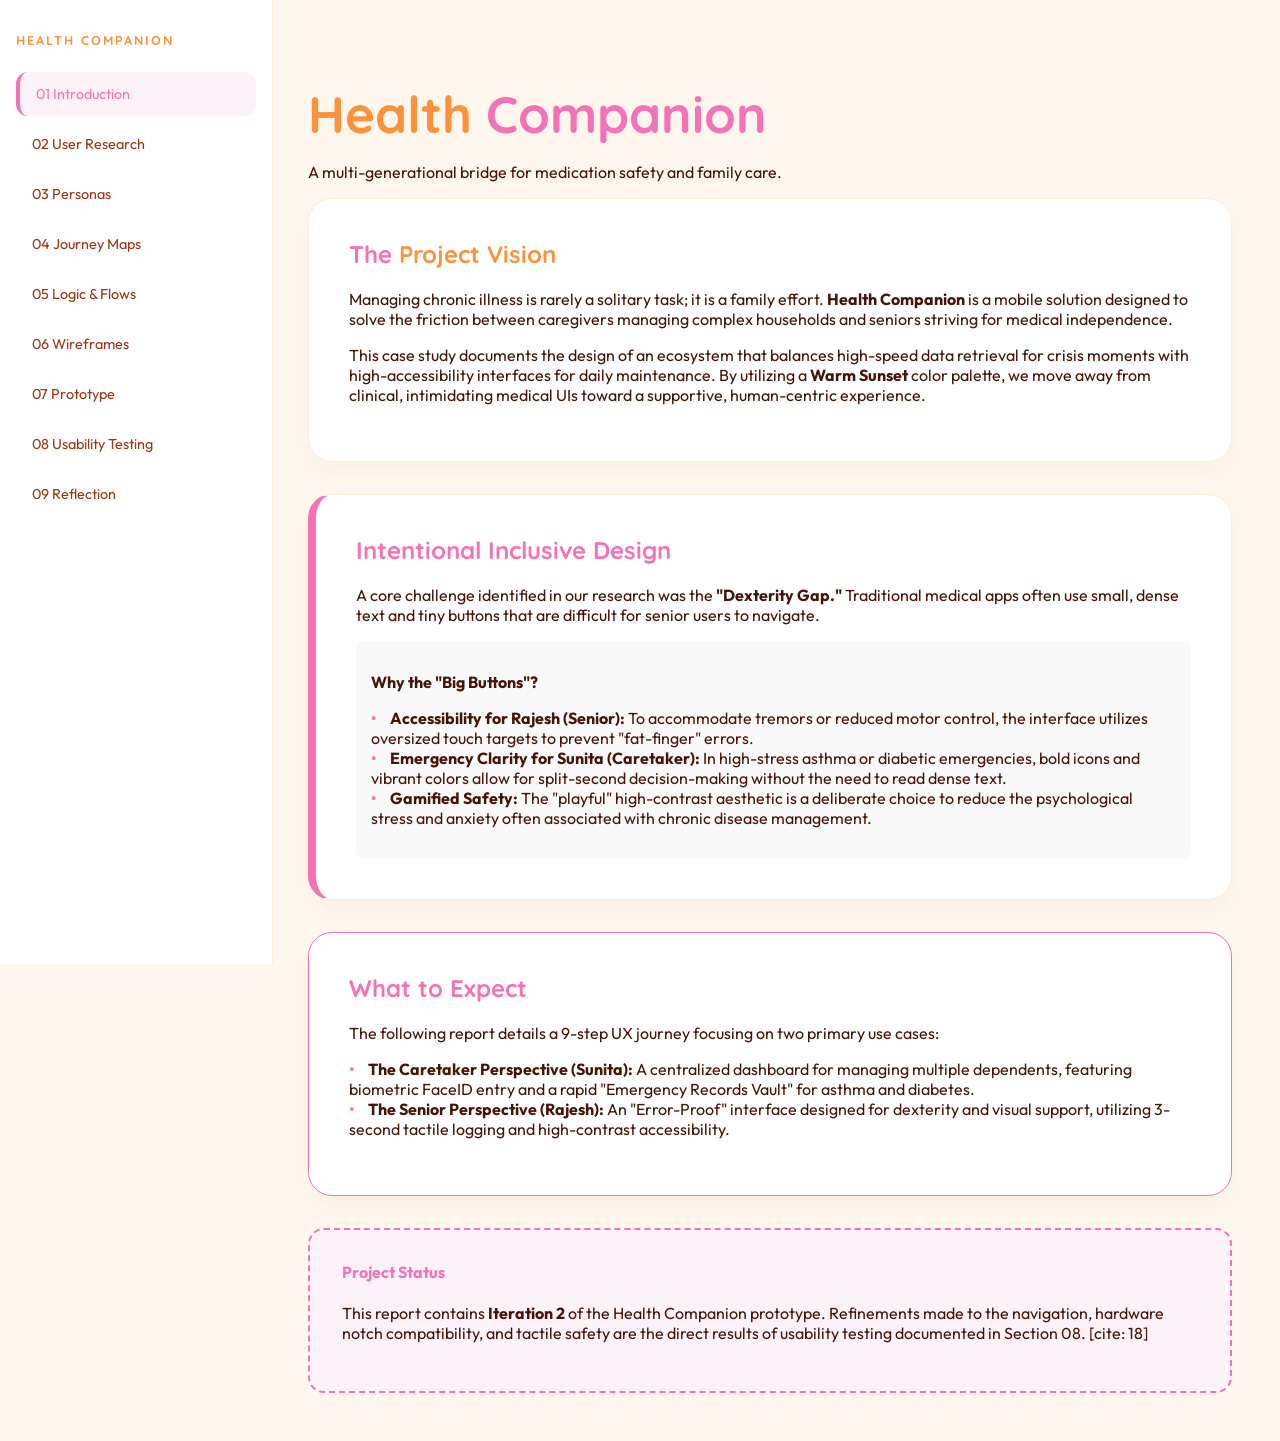
<file: index.html>
<!doctype html>
<html lang="en">
  <head>
    <meta charset="UTF-8" />
    <title>Introduction - Health Companion</title>
    <link rel="stylesheet" href="style.css" />
  </head>
  <body>
    <nav>
      <h2>Health Companion</h2>
      <a href="index.html" class="active">01 Introduction</a>
      <a href="research.html">02 User Research</a>
      <a href="personas.html">03 Personas</a>
      <a href="journey.html">04 Journey Maps</a>
      <a href="flow.html">05 Logic & Flows</a>
      <a href="design.html">06 Wireframes</a>
      <a href="prototype.html">07 Prototype</a>
      <a href="testing.html">08 Usability Testing</a>
      <a href="reflection.html">09 Reflection</a>
    </nav>

    <main>
      <header>
        <h1>Health <span style="color: var(--accent-pink)">Companion</span></h1>
        <p class="subtitle">
          A multi-generational bridge for medication safety and family care.
        </p>
      </header>

      <section class="card">
        <h2>
          The <span style="color: var(--accent-orange)">Project Vision</span>
        </h2>
        <p>
          Managing chronic illness is rarely a solitary task; it is a family
          effort. <strong>Health Companion</strong> is a mobile solution
          designed to solve the friction between caregivers managing complex
          households and seniors striving for medical independence.
        </p>

        <p>
          This case study documents the design of an ecosystem that balances
          high-speed data retrieval for crisis moments with high-accessibility
          interfaces for daily maintenance. By utilizing a
          <strong>Warm Sunset</strong> color palette, we move away from
          clinical, intimidating medical UIs toward a supportive, human-centric
          experience.
        </p>
      </section>

      <section class="card" style="border-left: 8px solid var(--accent-pink)">
        <h2>
          Intentional
          <span style="color: var(--accent-pink)">Inclusive Design</span>
        </h2>
        <p>
          A core challenge identified in our research was the
          <strong>"Dexterity Gap."</strong> Traditional medical apps often use
          small, dense text and tiny buttons that are difficult for senior users
          to navigate.
        </p>
        <div
          class="info-block"
          style="background: #f9f9f9; padding: 15px; border-radius: 8px"
        >
          <p><strong>Why the "Big Buttons"?</strong></p>
          <ul>
            <li>
              <strong>Accessibility for Rajesh (Senior):</strong> To accommodate
              tremors or reduced motor control, the interface utilizes oversized
              touch targets to prevent "fat-finger" errors.
            </li>
            <li>
              <strong>Emergency Clarity for Sunita (Caretaker):</strong> In
              high-stress asthma or diabetic emergencies, bold icons and vibrant
              colors allow for split-second decision-making without the need to
              read dense text.
            </li>
            <li>
              <strong>Gamified Safety:</strong> The "playful" high-contrast
              aesthetic is a deliberate choice to reduce the psychological
              stress and anxiety often associated with chronic disease
              management.
            </li>
          </ul>
        </div>
      </section>

      <section
        class="card journey-container"
        style="border-color: var(--accent-pink)"
      >
        <h2>What to <span style="color: var(--accent-pink)">Expect</span></h2>
        <div class="info-block">
          <p>
            The following report details a 9-step UX journey focusing on two
            primary use cases:
          </p>
          <ul>
            <li>
              <strong>The Caretaker Perspective (Sunita):</strong> A centralized
              dashboard for managing multiple dependents, featuring biometric
              FaceID entry and a rapid "Emergency Records Vault" for asthma and
              diabetes.
            </li>
            <li>
              <strong>The Senior Perspective (Rajesh):</strong> An "Error-Proof"
              interface designed for dexterity and visual support, utilizing
              3-second tactile logging and high-contrast accessibility.
            </li>
          </ul>
        </div>
      </section>

      <div
        class="needs-box"
        style="background: var(--pastel-pink); border-color: var(--accent-pink)"
      >
        <h4 style="color: var(--accent-pink)">Project Status</h4>
        <p>
          This report contains <strong>Iteration 2</strong> of the Health
          Companion prototype. Refinements made to the navigation, hardware
          notch compatibility, and tactile safety are the direct results of
          usability testing documented in Section 08. [cite: 18]
        </p>
      </div>
    </main>
  </body>
</html>
</file>
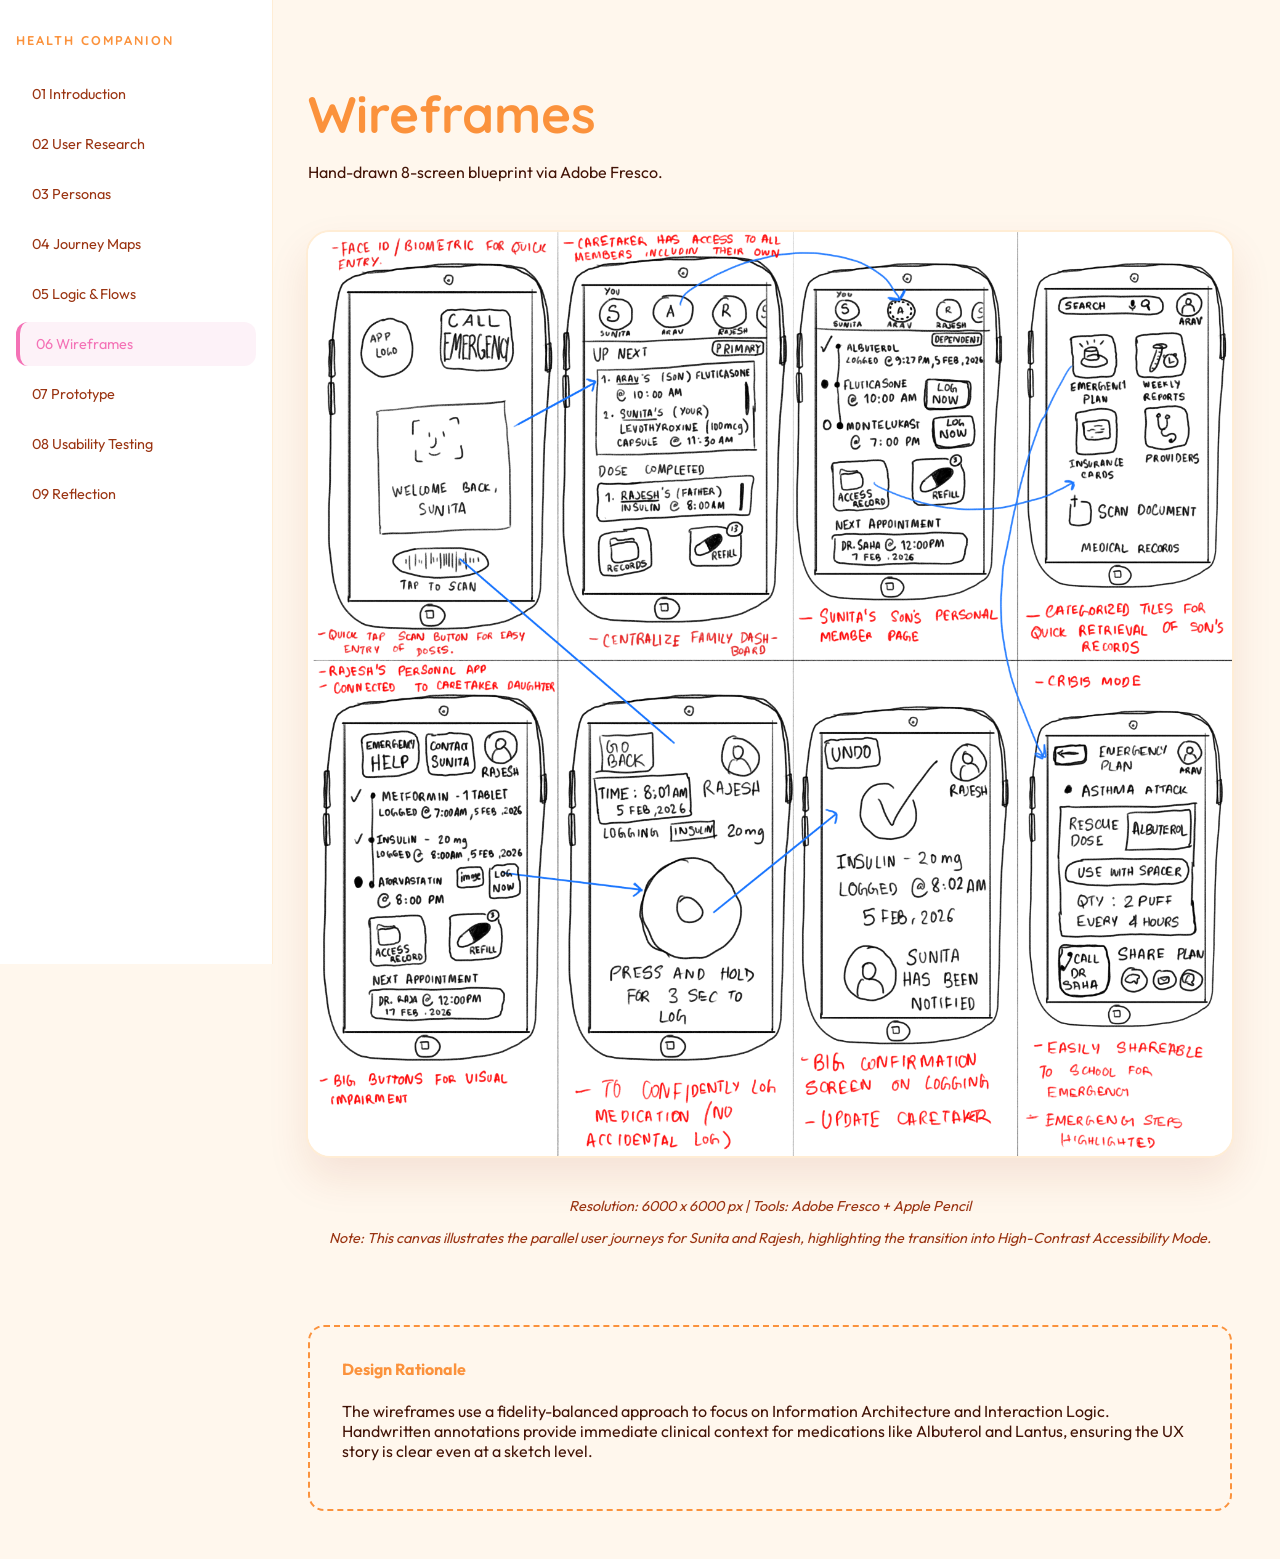
<file: design.html>
<!DOCTYPE html>
<html lang="en">
<head>
    <meta charset="UTF-8">
    <title>Wireframes - Health Companion</title>
    <link rel="stylesheet" href="style.css">
    <style>
        /* Specific styling for the massive Fresco canvas */
        .wireframe-display {
            display: flex;
            flex-direction: column;
            align-items: center;
            justify-content: center;
            padding: 2rem 0;
        }

        .canvas-container {
            width: 100%;
            max-width: 1000px; /* Matches your 'main' width */
            border: 2px solid var(--border-soft);
            border-radius: 24px;
            overflow: hidden; /* Keeps the rounded corners clean */
            background: white;
            box-shadow: 0 20px 40px rgba(154, 52, 18, 0.1);
        }

        .full-canvas {
            width: 100%;
            height: auto;
            display: block;
            cursor: zoom-in;
            transition: transform 0.3s ease;
        }

        .canvas-footer {
            margin-top: 1.5rem;
            text-align: center;
            color: var(--text-dim);
            font-size: 0.9rem;
            font-style: italic;
        }

        /* Responsive adjustment to ensure navigation doesn't overlap */
        @media (max-width: 1200px) {
            main { margin-left: 260px; }
        }
    </style>
</head>
<body>
    <nav>
        <h2>Health Companion</h2>
        <a href="index.html">01 Introduction</a>
        <a href="research.html">02 User Research</a>
        <a href="personas.html">03 Personas</a>
        <a href="journey.html">04 Journey Maps</a>
        <a href="flow.html">05 Logic & Flows</a>
        <a href="design.html" class="active">06 Wireframes</a>
        <a href="prototype.html">07 Prototype</a>
        <a href="testing.html">08 Usability Testing</a>
        <a href="reflection.html">09 Reflection</a>
    </nav>

    <main>
        <header>
            <h1>Wireframes</h1>
            <p class="subtitle">Hand-drawn 8-screen blueprint via Adobe Fresco.</p>
        </header>

        <section class="wireframe-display">
            <div class="canvas-container">
                <img src="MedicalAppWireframe.jpg" alt="Full 8-Screen Wireframe Canvas" class="full-canvas">
            </div>
            
            <div class="canvas-footer">
                <p>Resolution: 6000 x 6000 px | Tools: Adobe Fresco + Apple Pencil</p>
                <p>Note: This canvas illustrates the parallel user journeys for Sunita and Rajesh, highlighting the transition into High-Contrast Accessibility Mode.</p>
            </div>
        </section>

        <div class="needs-box" style="margin-top: 2rem; border-color: var(--accent-orange); background: var(--pastel-orange);">
            <h4 style="color: var(--accent-orange);">Design Rationale</h4>
            <p>The wireframes use a fidelity-balanced approach to focus on Information Architecture and Interaction Logic. Handwritten annotations provide immediate clinical context for medications like Albuterol and Lantus, ensuring the UX story is clear even at a sketch level.</p>
        </div>
    </main>
</body>
</html>
</file>
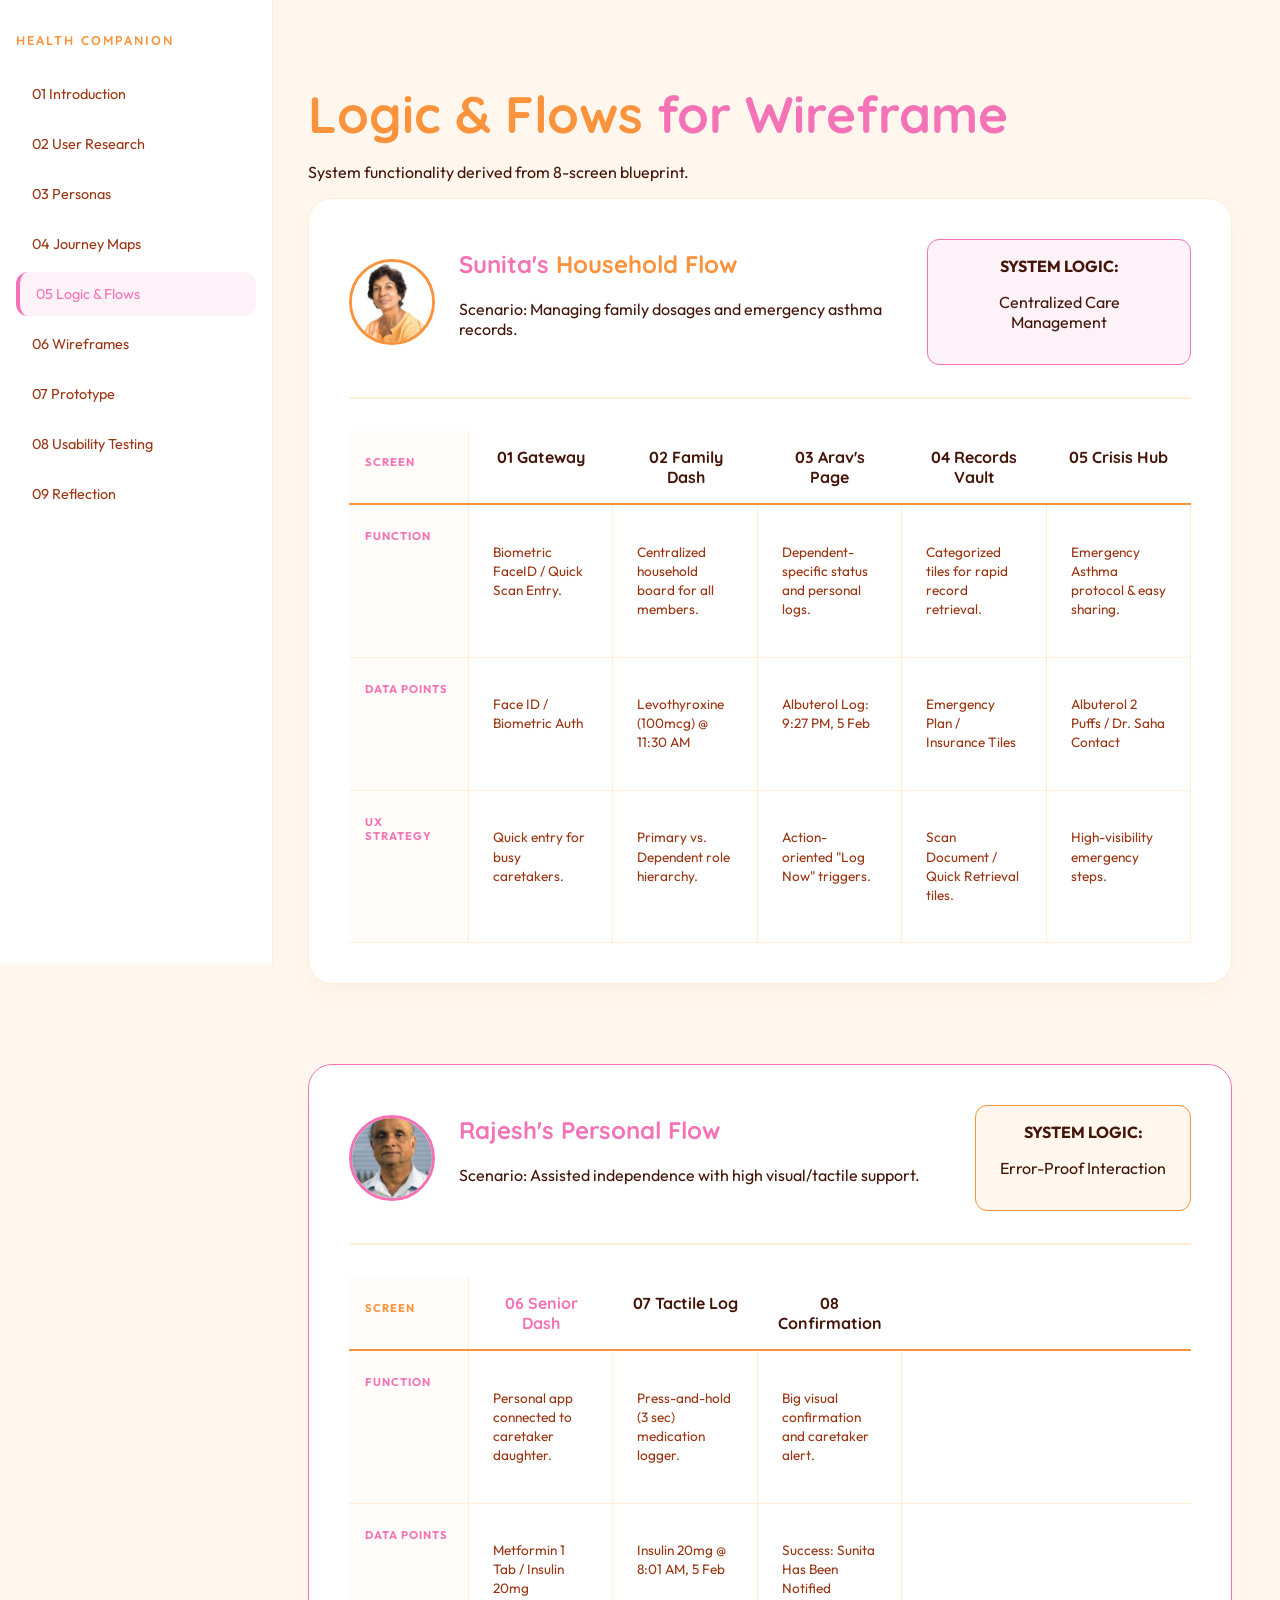
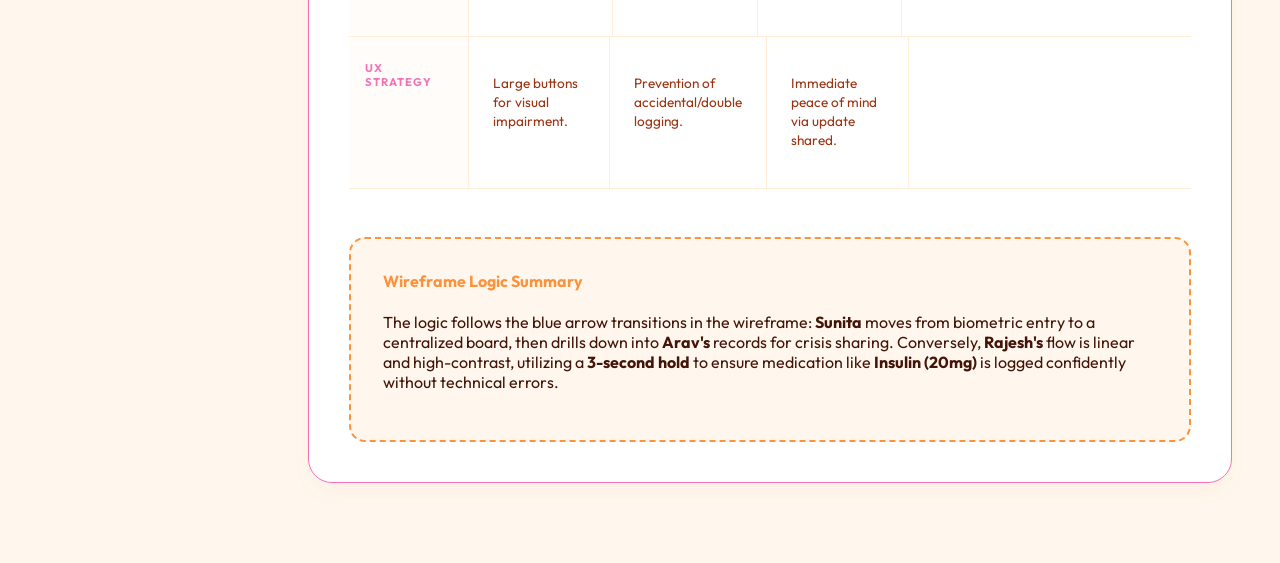
<file: flow.html>
<!DOCTYPE html>
<html lang="en">
<head>
    <meta charset="UTF-8">
    <title>Logic & Flows - Health Companion</title>
    <link rel="stylesheet" href="style.css">
</head>
<body>
    <nav>
        <h2>Health Companion</h2>
        <a href="index.html">01 Introduction</a>
        <a href="research.html">02 User Research</a>
        <a href="personas.html">03 Personas</a>
        <a href="journey.html">04 Journey Maps</a>
        <a href="flow.html" class="active">05 Logic & Flows</a>
        <a href="design.html">06 Wireframes</a>
        <a href="prototype.html">07 Prototype</a>
        <a href="testing.html">08 Usability Testing</a>
        <a href="reflection.html">09 Reflection</a>
    </nav>

    <main>
        <header>
            <h1>Logic & Flows<span style="color:var(--accent-pink)"> for Wireframe</span></h1>
            <p class="subtitle">System functionality derived from 8-screen blueprint.</p>
        </header>

        <section class="card journey-container">
            <div class="journey-header">
                <div class="header-profile">
                    <img src="sunita.jpeg" alt="Sunita" class="profile-thumb">
                    <div>
                        <h2>Sunita's <span style="color:var(--accent-orange)">Household Flow</span></h2>
                        <p>Scenario: Managing family dosages and emergency asthma records.</p>
                    </div>
                </div>
                <div class="goal-box">
                    <strong>SYSTEM LOGIC:</strong>
                    <p>Centralized Care Management</p>
                </div>
            </div>

            <div class="matrix-wrapper">
                <div class="matrix-row row-labels">
                    <div class="label">SCREEN</div>
                    <div class="stage-box">01 Gateway</div>
                    <div class="stage-box">02 Family Dash</div>
                    <div class="stage-box">03 Arav's Page</div>
                    <div class="stage-box">04 Records Vault</div>
                    <div class="stage-box">05 Crisis Hub</div>
                </div>

                <div class="matrix-row">
                    <div class="label">FUNCTION</div>
                    <div class="cell"><p>Biometric FaceID / Quick Scan Entry.</p></div>
                    <div class="cell"><p>Centralized household board for all members.</p></div>
                    <div class="cell"><p>Dependent-specific status and personal logs.</p></div>
                    <div class="cell"><p>Categorized tiles for rapid record retrieval.</p></div>
                    <div class="cell"><p>Emergency Asthma protocol & easy sharing.</p></div>
                </div>

                <div class="matrix-row">
                    <div class="label">DATA POINTS</div>
                    <div class="cell"><p>Face ID / Biometric Auth</p></div>
                    <div class="cell"><p>Levothyroxine (100mcg) @ 11:30 AM</p></div>
                    <div class="cell"><p>Albuterol Log: 9:27 PM, 5 Feb</p></div>
                    <div class="cell"><p>Emergency Plan / Insurance Tiles</p></div>
                    <div class="cell"><p>Albuterol 2 Puffs / Dr. Saha Contact</p></div>
                </div>

                <div class="matrix-row">
                    <div class="label">UX STRATEGY</div>
                    <div class="cell"><p>Quick entry for busy caretakers.</p></div>
                    <div class="cell"><p>Primary vs. Dependent role hierarchy.</p></div>
                    <div class="cell"><p>Action-oriented "Log Now" triggers.</p></div>
                    <div class="cell"><p>Scan Document / Quick Retrieval tiles.</p></div>
                    <div class="cell"><p>High-visibility emergency steps.</p></div>
                </div>
            </div>
        </section>

        <section class="card journey-container" style="margin-top: 5rem; border-color: var(--accent-pink);">
            <div class="journey-header">
                <div class="header-profile">
                    <img src="rajesh.jpeg" alt="Rajesh" class="profile-thumb" style="border-color: var(--accent-pink);">
                    <div>
                        <h2>Rajesh's <span style="color:var(--accent-pink)">Personal Flow</span></h2>
                        <p>Scenario: Assisted independence with high visual/tactile support.</p>
                    </div>
                </div>
                <div class="goal-box" style="border-color: var(--accent-orange); background: var(--pastel-orange);">
                    <strong>SYSTEM LOGIC:</strong>
                    <p>Error-Proof Interaction</p>
                </div>
            </div>

            <div class="matrix-wrapper">
                <div class="matrix-row row-labels">
                    <div class="label" style="color: var(--accent-orange);">SCREEN</div>
                    <div class="stage-box" style="color: var(--accent-pink);">06 Senior Dash</div>
                    <div class="stage-box">07 Tactile Log</div>
                    <div class="stage-box">08 Confirmation</div>
                </div>

                <div class="matrix-row">
                    <div class="label">FUNCTION</div>
                    <div class="cell"><p>Personal app connected to caretaker daughter.</p></div>
                    <div class="cell"><p>Press-and-hold (3 sec) medication logger.</p></div>
                    <div class="cell"><p>Big visual confirmation and caretaker alert.</p></div>
                </div>

                <div class="matrix-row">
                    <div class="label">DATA POINTS</div>
                    <div class="cell"><p>Metformin 1 Tab / Insulin 20mg</p></div>
                    <div class="cell"><p>Insulin 20mg @ 8:01 AM, 5 Feb</p></div>
                    <div class="cell"><p>Success: Sunita Has Been Notified</p></div>
                </div>

                <div class="matrix-row">
                    <div class="label">UX STRATEGY</div>
                    <div class="cell"><p>Large buttons for visual impairment.</p></div>
                    <div class="cell"><p>Prevention of accidental/double logging.</p></div>
                    <div class="cell"><p>Immediate peace of mind via update shared.</p></div>
                </div>
            </div>

            <div class="needs-box" style="margin-top: 3rem; background: var(--pastel-orange); border-color: var(--accent-orange);">
    <h4 style="color: var(--accent-orange);">Wireframe Logic Summary</h4>
    <p>The logic follows the blue arrow transitions in the wireframe: <strong>Sunita</strong> moves from biometric entry to a centralized board, then drills down into <strong>Arav's</strong> records for crisis sharing. Conversely, <strong>Rajesh's</strong> flow is linear and high-contrast, utilizing a <strong>3-second hold</strong> to ensure medication like <strong>Insulin (20mg)</strong> is logged confidently without technical errors.</p>
</div>
        </section>
    </main>
</body>
</html>
</file>
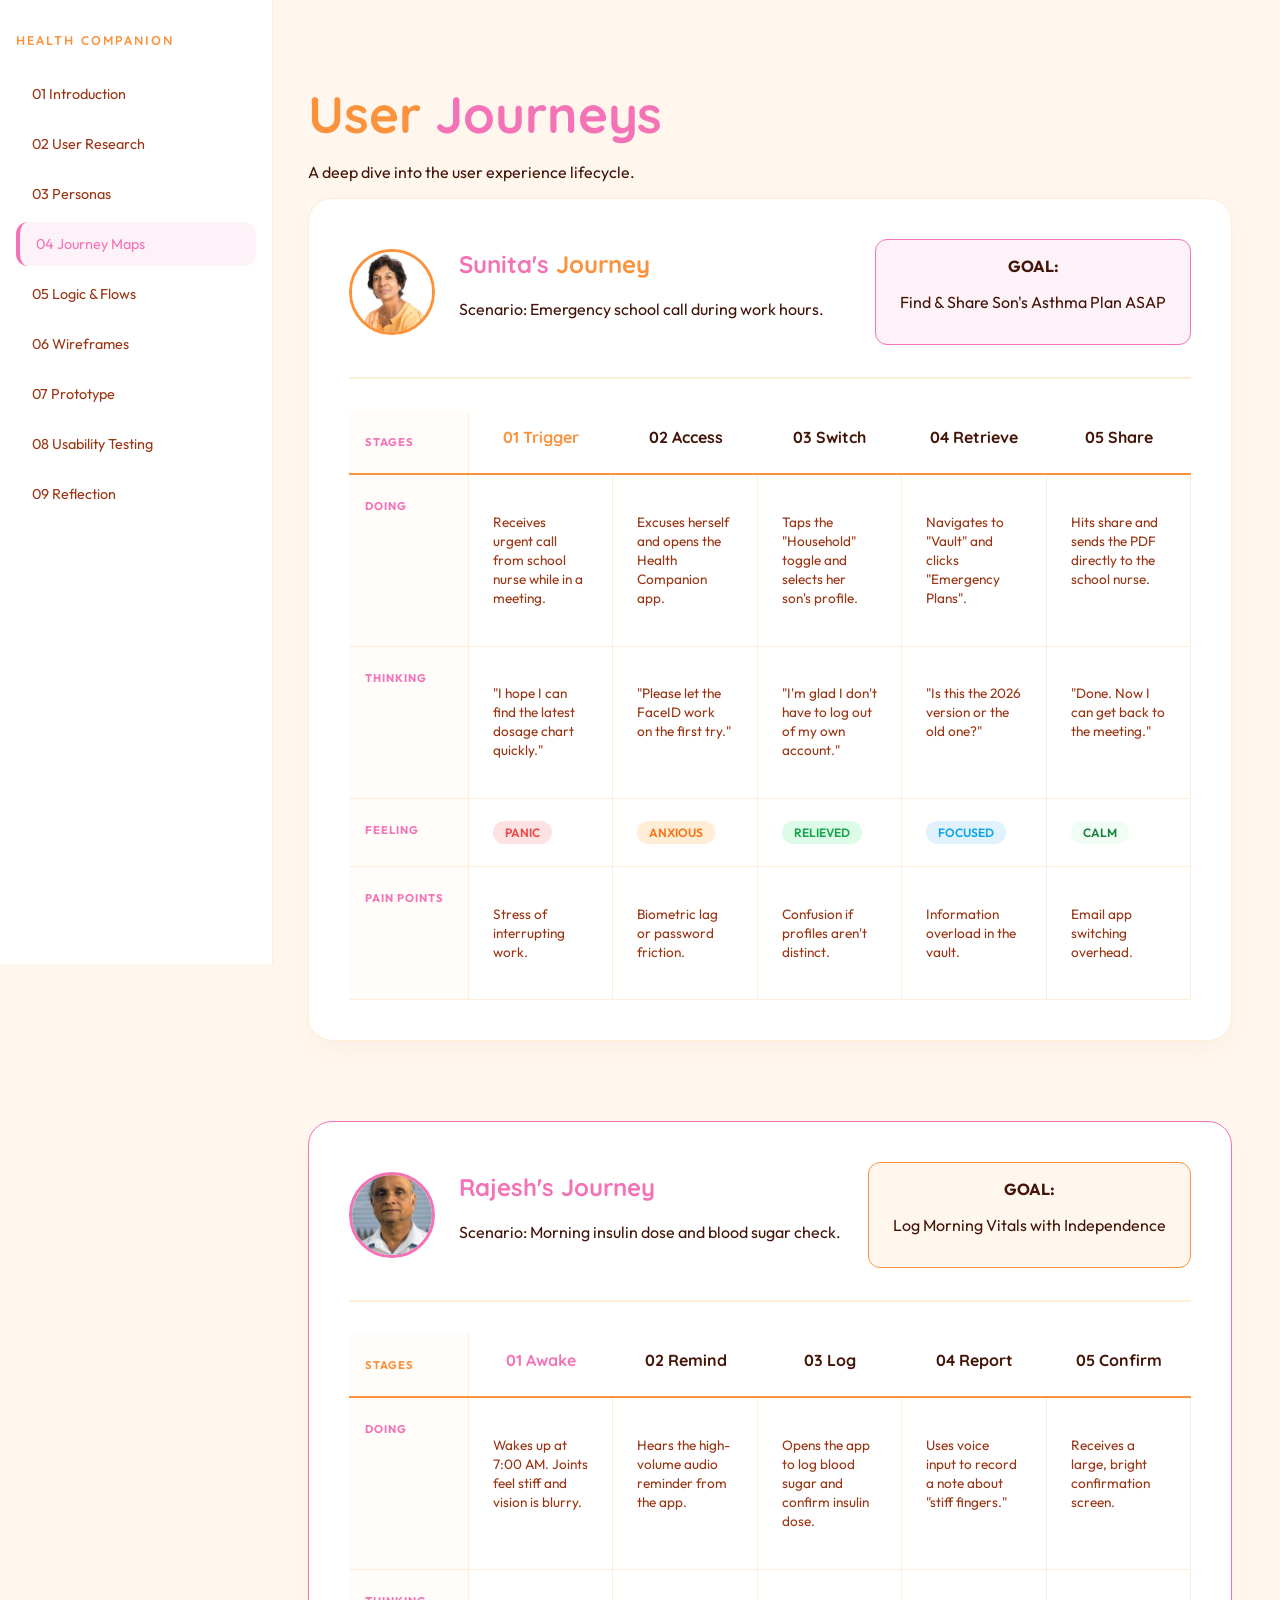
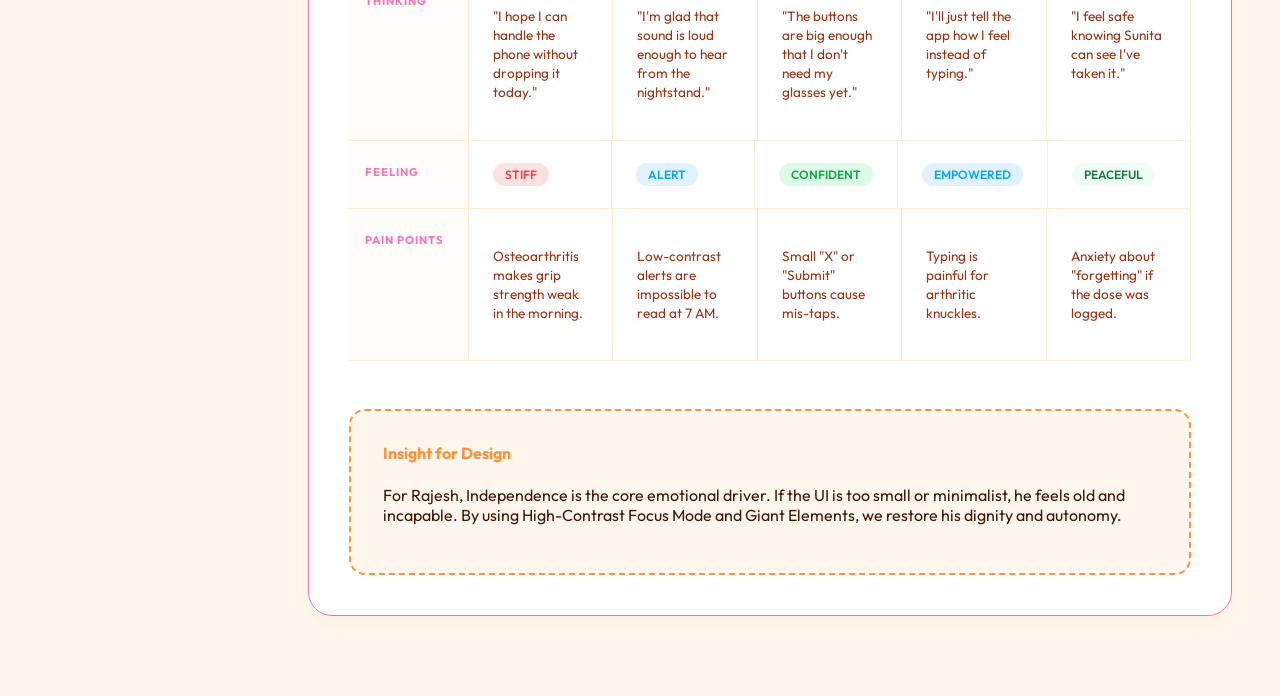
<file: journey.html>
<!DOCTYPE html>
<html lang="en">
<head>
    <meta charset="UTF-8">
    <title>Detailed Journey Map - Sunita</title>
    <link rel="stylesheet" href="style.css">
</head>
<body>
    <nav>
        <h2>Health Companion</h2>
        <a href="index.html">01 Introduction</a>
        <a href="research.html">02 User Research</a>
        <a href="personas.html">03 Personas</a>
        <a href="journey.html" class="active">04 Journey Maps</a>
        <a href="flow.html">05 Logic & Flows</a>
        <a href="design.html">06 Wireframes</a>
        <a href="prototype.html">07 Prototype</a>
        <a href="testing.html">08 Usability Testing</a>
        <a href="reflection.html">09 Reflection</a>
    </nav>

    <main>
        <header>
            <h1>User <span style="color:var(--accent-pink)">Journeys</span></h1>
            <p class="subtitle">A deep dive into the user experience lifecycle.</p>
        </header>

        <section class="card journey-container">
            <div class="journey-header">
                <div class="header-profile">
                    <img src="sunita.jpeg" alt="Sunita" class="profile-thumb">
                    <div>
                        <h2>Sunita's <span style="color:var(--accent-orange)">Journey</span></h2>
                        <p>Scenario: Emergency school call during work hours.</p>
                    </div>
                </div>
                <div class="goal-box">
                    <strong>GOAL:</strong>
                    <p>Find & Share Son's Asthma Plan ASAP</p>
                </div>
            </div>

            <div class="matrix-wrapper">
                <div class="matrix-row row-labels">
                    <div class="label">STAGES</div>
                    <div class="stage-box trigger">01 Trigger</div>
                    <div class="stage-box">02 Access</div>
                    <div class="stage-box">03 Switch</div>
                    <div class="stage-box">04 Retrieve</div>
                    <div class="stage-box">05 Share</div>
                </div>

                <div class="matrix-row">
                    <div class="label">DOING</div>
                    <div class="cell"><p>Receives urgent call from school nurse while in a meeting.</p></div>
                    <div class="cell"><p>Excuses herself and opens the Health Companion app.</p></div>
                    <div class="cell"><p>Taps the "Household" toggle and selects her son's profile.</p></div>
                    <div class="cell"><p>Navigates to "Vault" and clicks "Emergency Plans".</p></div>
                    <div class="cell"><p>Hits share and sends the PDF directly to the school nurse.</p></div>
                </div>

                <div class="matrix-row">
                    <div class="label">THINKING</div>
                    <div class="cell"><p>"I hope I can find the latest dosage chart quickly."</p></div>
                    <div class="cell"><p>"Please let the FaceID work on the first try."</p></div>
                    <div class="cell"><p>"I'm glad I don't have to log out of my own account."</p></div>
                    <div class="cell"><p>"Is this the 2026 version or the old one?"</p></div>
                    <div class="cell"><p>"Done. Now I can get back to the meeting."</p></div>
                </div>

                <div class="matrix-row">
                    <div class="label">FEELING</div>
                    <div class="cell"><span class="emote panic">Panic</span></div>
                    <div class="cell"><span class="emote anxious">Anxious</span></div>
                    <div class="cell"><span class="emote relief">Relieved</span></div>
                    <div class="cell"><span class="emote focus">Focused</span></div>
                    <div class="cell"><span class="emote calm">Calm</span></div>
                </div>

                <div class="matrix-row">
                    <div class="label">PAIN POINTS</div>
                    <div class="cell"><p>Stress of interrupting work.</p></div>
                    <div class="cell"><p>Biometric lag or password friction.</p></div>
                    <div class="cell"><p>Confusion if profiles aren't distinct.</p></div>
                    <div class="cell"><p>Information overload in the vault.</p></div>
                    <div class="cell"><p>Email app switching overhead.</p></div>
                </div>
            </div>
        </section>

<section class="card journey-container" style="margin-top: 5rem; border-color: var(--accent-pink);">
            <div class="journey-header">
                <div class="header-profile">
                    <img src="rajesh.jpeg" alt="Rajesh" class="profile-thumb" style="border-color: var(--accent-pink);">
                    <div>
                        <h2>Rajesh's <span style="color:var(--accent-pink)">Journey</span></h2>
                        <p>Scenario: Morning insulin dose and blood sugar check.</p>
                    </div>
                </div>
                <div class="goal-box" style="border-color: var(--accent-orange); background: var(--pastel-orange);">
                    <strong>GOAL:</strong>
                    <p>Log Morning Vitals with Independence</p>
                </div>
            </div>

            <div class="matrix-wrapper">
                <div class="matrix-row row-labels">
                    <div class="label" style="color: var(--accent-orange);">STAGES</div>
                    <div class="stage-box" style="color: var(--accent-pink);">01 Awake</div>
                    <div class="stage-box">02 Remind</div>
                    <div class="stage-box">03 Log</div>
                    <div class="stage-box">04 Report</div>
                    <div class="stage-box">05 Confirm</div>
                </div>

                <div class="matrix-row">
                    <div class="label">DOING</div>
                    <div class="cell"><p>Wakes up at 7:00 AM. Joints feel stiff and vision is blurry.</p></div>
                    <div class="cell"><p>Hears the high-volume audio reminder from the app.</p></div>
                    <div class="cell"><p>Opens the app to log blood sugar and confirm insulin dose.</p></div>
                    <div class="cell"><p>Uses voice input to record a note about "stiff fingers."</p></div>
                    <div class="cell"><p>Receives a large, bright confirmation screen.</p></div>
                </div>

                <div class="matrix-row">
                    <div class="label">THINKING</div>
                    <div class="cell"><p>"I hope I can handle the phone without dropping it today."</p></div>
                    <div class="cell"><p>"I'm glad that sound is loud enough to hear from the nightstand."</p></div>
                    <div class="cell"><p>"The buttons are big enough that I don't need my glasses yet."</p></div>
                    <div class="cell"><p>"I'll just tell the app how I feel instead of typing."</p></div>
                    <div class="cell"><p>"I feel safe knowing Sunita can see I've taken it."</p></div>
                </div>

                <div class="matrix-row">
                    <div class="label">FEELING</div>
                    <div class="cell"><span class="emote panic">Stiff</span></div>
                    <div class="cell"><span class="emote focus">Alert</span></div>
                    <div class="cell"><span class="emote relief">Confident</span></div>
                    <div class="cell"><span class="emote focus">Empowered</span></div>
                    <div class="cell"><span class="emote calm">Peaceful</span></div>
                </div>

                <div class="matrix-row">
                    <div class="label">PAIN POINTS</div>
                    <div class="cell"><p>Osteoarthritis makes grip strength weak in the morning.</p></div>
                    <div class="cell"><p>Low-contrast alerts are impossible to read at 7 AM.</p></div>
                    <div class="cell"><p>Small "X" or "Submit" buttons cause mis-taps.</p></div>
                    <div class="cell"><p>Typing is painful for arthritic knuckles.</p></div>
                    <div class="cell"><p>Anxiety about "forgetting" if the dose was logged.</p></div>
                </div>
            </div>

            <div class="needs-box" style="margin-top: 3rem; background: var(--pastel-orange); border-color: var(--accent-orange);">
                <h4 style="color: var(--accent-orange);">Insight for Design</h4>
                <p>For Rajesh, Independence is the core emotional driver. If the UI is too small or minimalist, he feels old and incapable. By using High-Contrast Focus Mode and Giant Elements, we restore his dignity and autonomy.</p>
            </div>
        </section>



    </main>
</body>
</html>
</file>
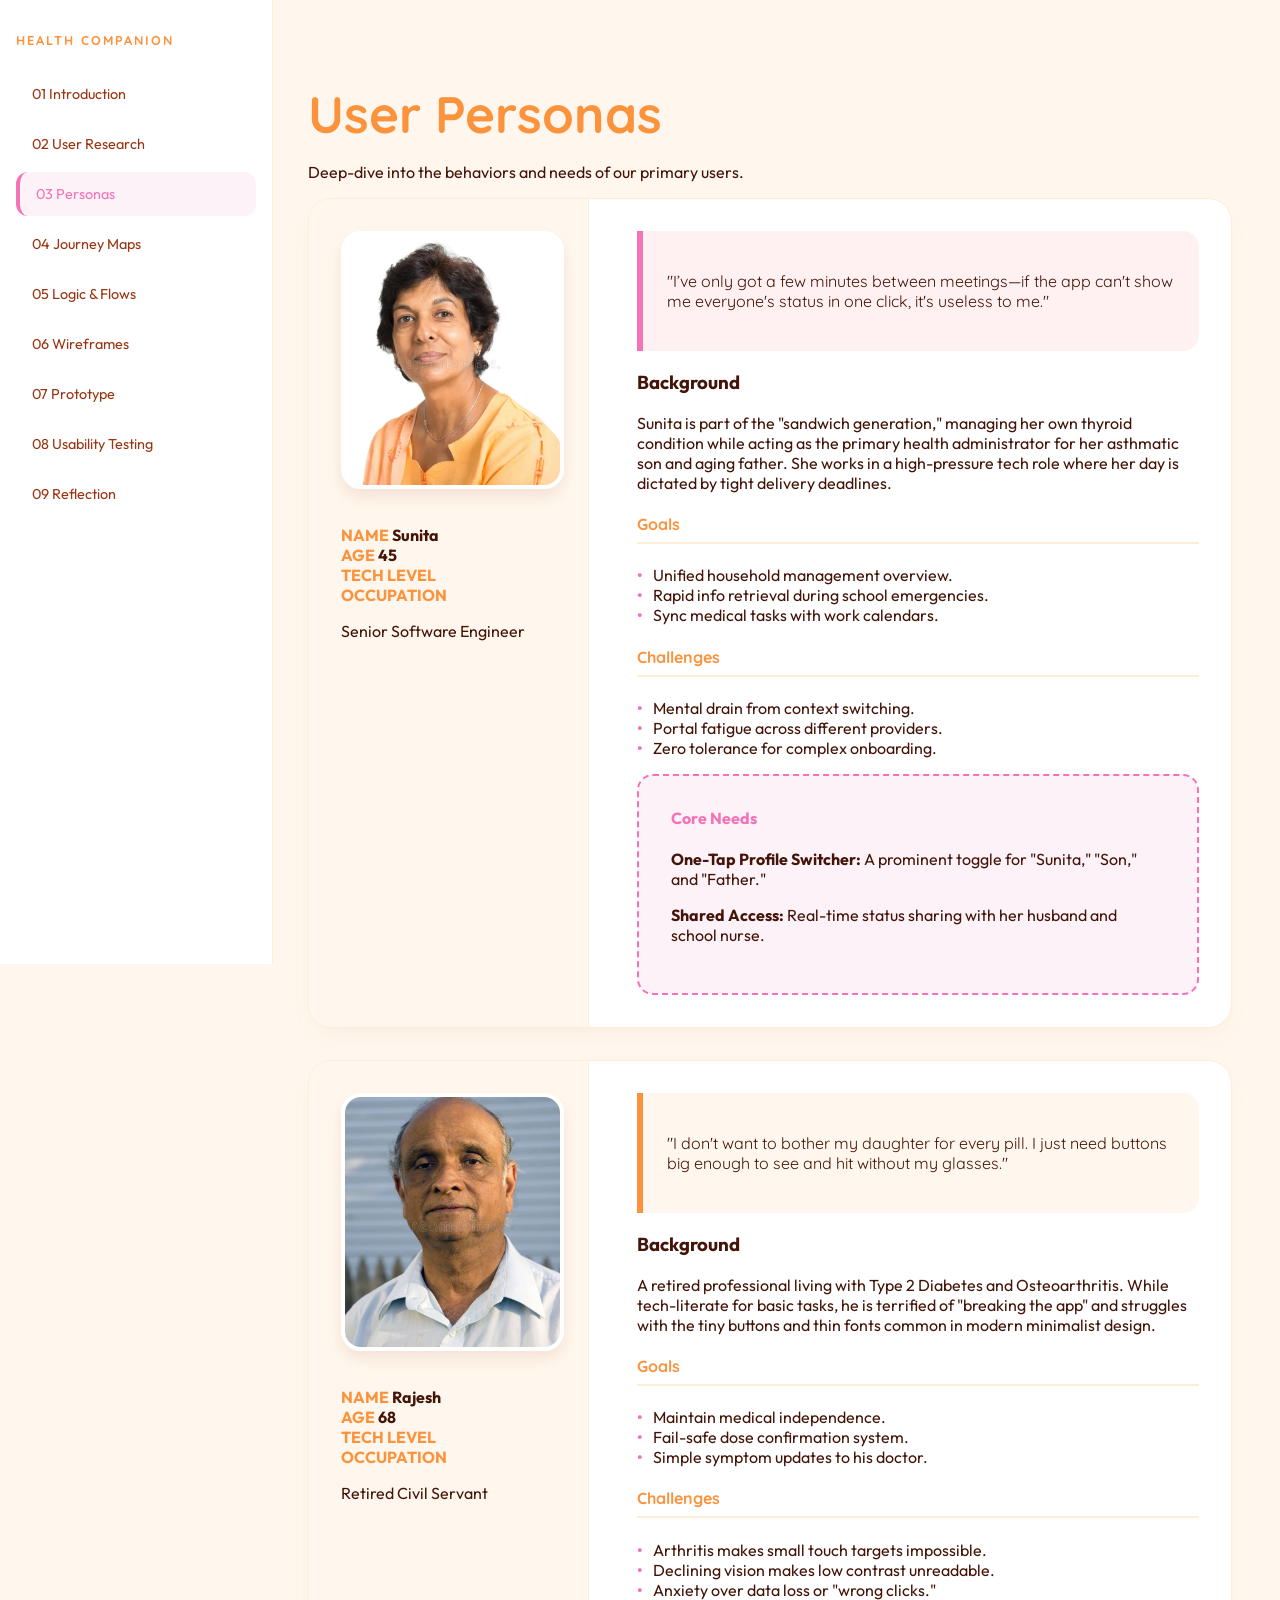
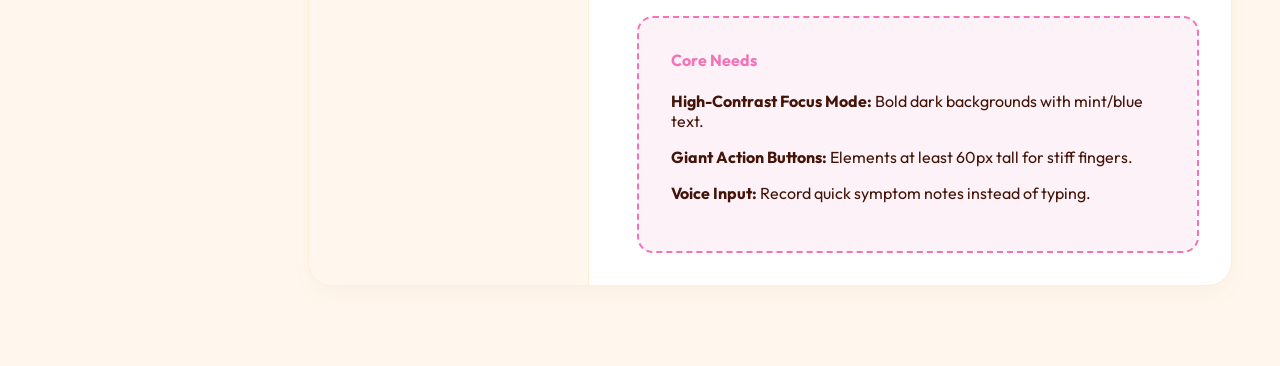
<file: personas.html>
<!DOCTYPE html>
<html lang="en">
<head>
    <meta charset="UTF-8">
    <title>User Personas - Health Companion</title>
    <link rel="stylesheet" href="style.css">
</head>
<body>
    <nav>
        <h2>Health Companion</h2>
        <a href="index.html">01 Introduction</a>
        <a href="research.html">02 User Research</a>
        <a href="personas.html" class="active">03 Personas</a>
        <a href="journey.html">04 Journey Maps</a>
        <a href="flow.html">05 Logic & Flows</a>
        <a href="design.html">06 Wireframes</a>
        <a href="prototype.html">07 Prototype</a>
        <a href="testing.html">08 Usability Testing</a>
        <a href="reflection.html">09 Reflection</a>
    </nav>

    <main>
        <header>
            <h1>User <span style="color:var(--medical-blue)">Personas</span></h1>
            <p class="subtitle">Deep-dive into the behaviors and needs of our primary users.</p>
        </header>

        <section class="persona-layout card">
            <div class="persona-sidebar">
                <img src="sunita.jpeg" alt="Sunita" class="persona-img">
                <div class="persona-stat">
                    <span>NAME</span>
                    <strong>Sunita</strong>
                </div>
                <div class="persona-stat">
                    <span>AGE</span>
                    <strong>45</strong>
                </div>
                <div class="persona-stat">
                    <span>TECH LEVEL</span>
                    <div class="bar"><div class="fill" style="width: 95%;"></div></div>
                </div>
                <div class="persona-stat">
                    <span>OCCUPATION</span>
                    <p>Senior Software Engineer</p>
                </div>
            </div>

            <div class="persona-content">
                <div class="quote-box">
                    <p>"I’ve only got a few minutes between meetings—if the app can't show me everyone's status in one click, it's useless to me."</p>
                </div>

                <h3>Background</h3>
                <p>Sunita is part of the "sandwich generation," managing her own thyroid condition while acting as the primary health administrator for her asthmatic son and aging father. She works in a high-pressure tech role where her day is dictated by tight delivery deadlines.</p>

                <div class="grid-2">
                    <div class="info-block">
                        <h4>Goals</h4>
                        <ul>
                            <li>Unified household management overview.</li>
                            <li>Rapid info retrieval during school emergencies.</li>
                            <li>Sync medical tasks with work calendars.</li>
                        </ul>
                    </div>
                    <div class="info-block">
                        <h4>Challenges</h4>
                        <ul>
                            <li>Mental drain from context switching.</li>
                            <li>Portal fatigue across different providers.</li>
                            <li>Zero tolerance for complex onboarding.</li>
                        </ul>
                    </div>
                </div>

                <div class="needs-box">
                    <h4>Core Needs</h4>
                    <p><strong>One-Tap Profile Switcher:</strong> A prominent toggle for "Sunita," "Son," and "Father."</p>
                    <p><strong>Shared Access:</strong> Real-time status sharing with her husband and school nurse.</p>
                </div>
            </div>
        </section>

        <section class="persona-layout card">
            <div class="persona-sidebar">
                <img src="rajesh.jpeg" alt="Rajesh" class="persona-img">
                <div class="persona-stat">
                    <span>NAME</span>
                    <strong>Rajesh</strong>
                </div>
                <div class="persona-stat">
                    <span>AGE</span>
                    <strong>68</strong>
                </div>
                <div class="persona-stat">
                    <span>TECH LEVEL</span>
                    <div class="bar"><div class="fill" style="width: 40%;"></div></div>
                </div>
                <div class="persona-stat">
                    <span>OCCUPATION</span>
                    <p>Retired Civil Servant</p>
                </div>
            </div>

            <div class="persona-content">
                <div class="quote-box secondary">
                    <p>"I don't want to bother my daughter for every pill. I just need buttons big enough to see and hit without my glasses."</p>
                </div>

                <h3>Background</h3>
                <p>A retired professional living with Type 2 Diabetes and Osteoarthritis. While tech-literate for basic tasks, he is terrified of "breaking the app" and struggles with the tiny buttons and thin fonts common in modern minimalist design.</p>

                <div class="grid-2">
                    <div class="info-block">
                        <h4>Goals</h4>
                        <ul>
                            <li>Maintain medical independence.</li>
                            <li>Fail-safe dose confirmation system.</li>
                            <li>Simple symptom updates to his doctor.</li>
                        </ul>
                    </div>
                    <div class="info-block">
                        <h4>Challenges</h4>
                        <ul>
                            <li>Arthritis makes small touch targets impossible.</li>
                            <li>Declining vision makes low contrast unreadable.</li>
                            <li>Anxiety over data loss or "wrong clicks."</li>
                        </ul>
                    </div>
                </div>

                <div class="needs-box">
                    <h4>Core Needs</h4>
                    <p><strong>High-Contrast Focus Mode:</strong> Bold dark backgrounds with mint/blue text.</p>
                    <p><strong>Giant Action Buttons:</strong> Elements at least 60px tall for stiff fingers.</p>
                    <p><strong>Voice Input:</strong> Record quick symptom notes instead of typing.</p>
                </div>
            </div>
        </section>
    </main>
</body>
</html>
</file>
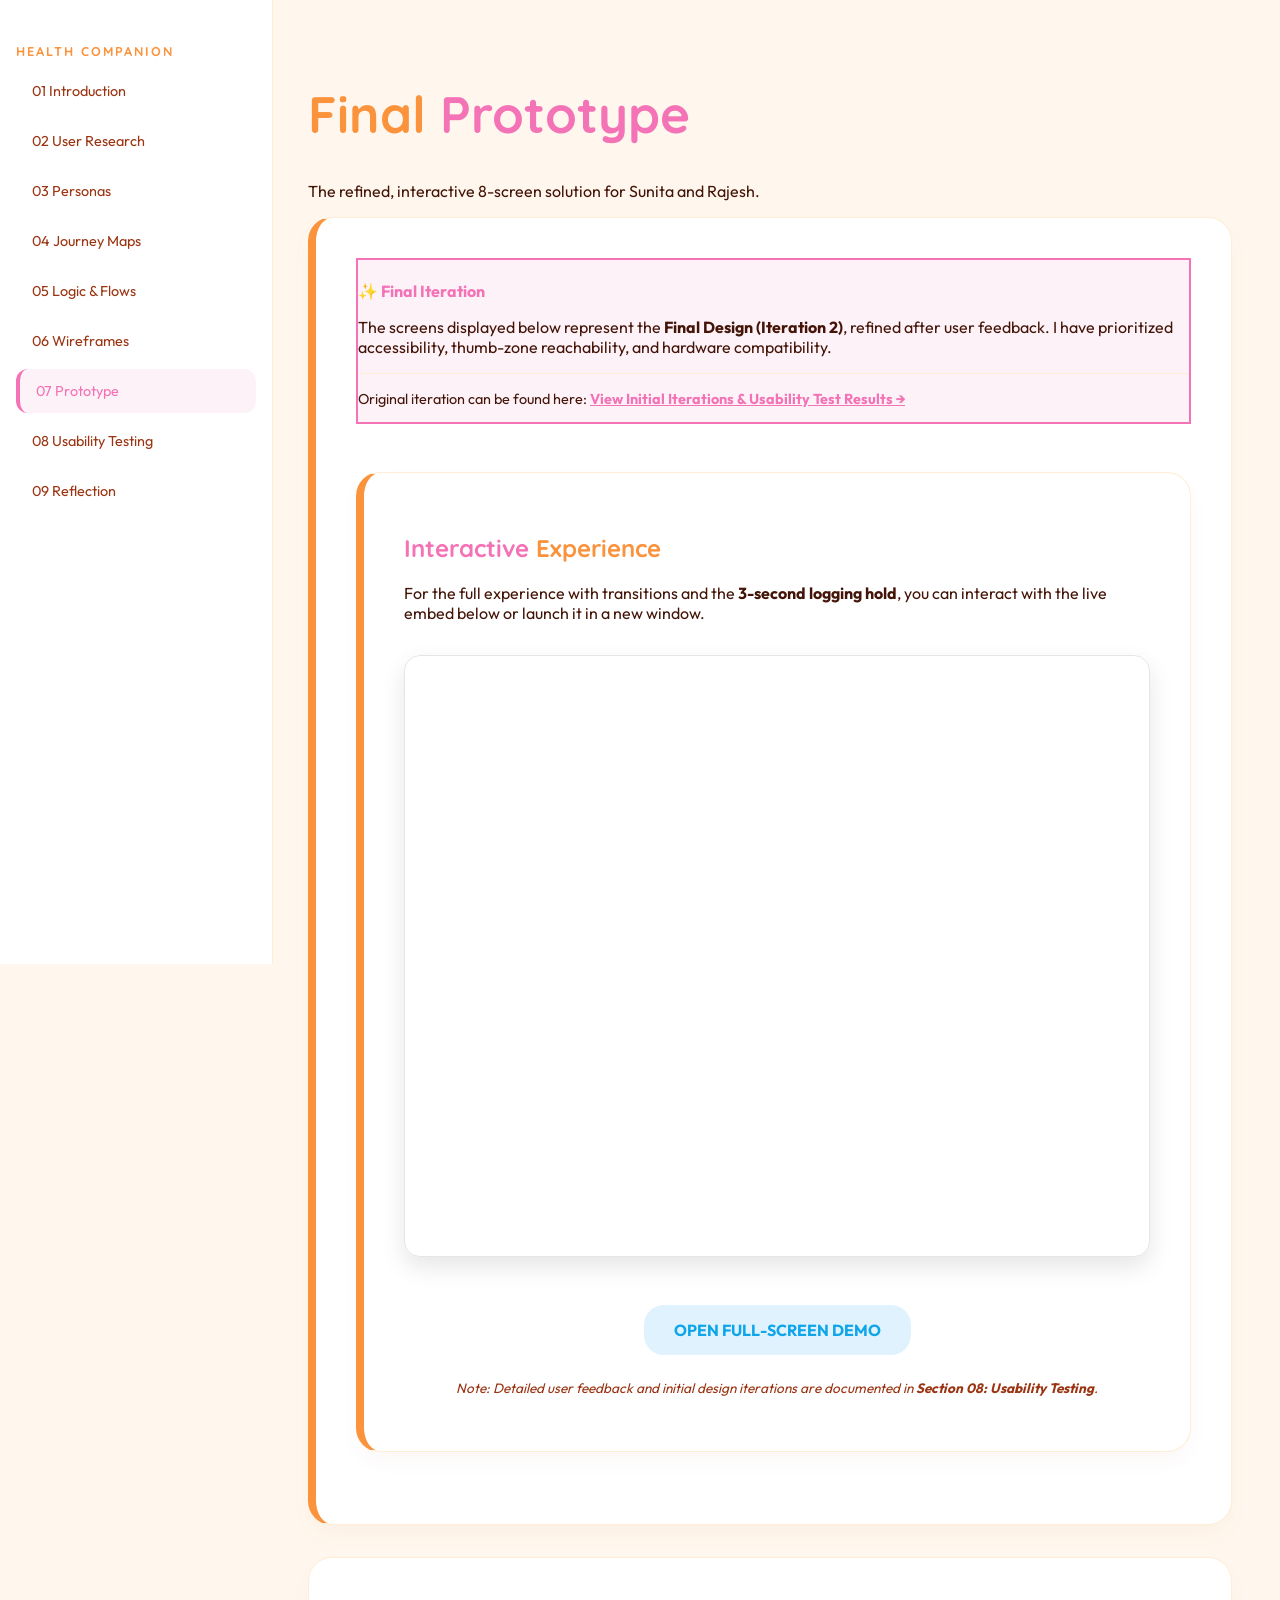
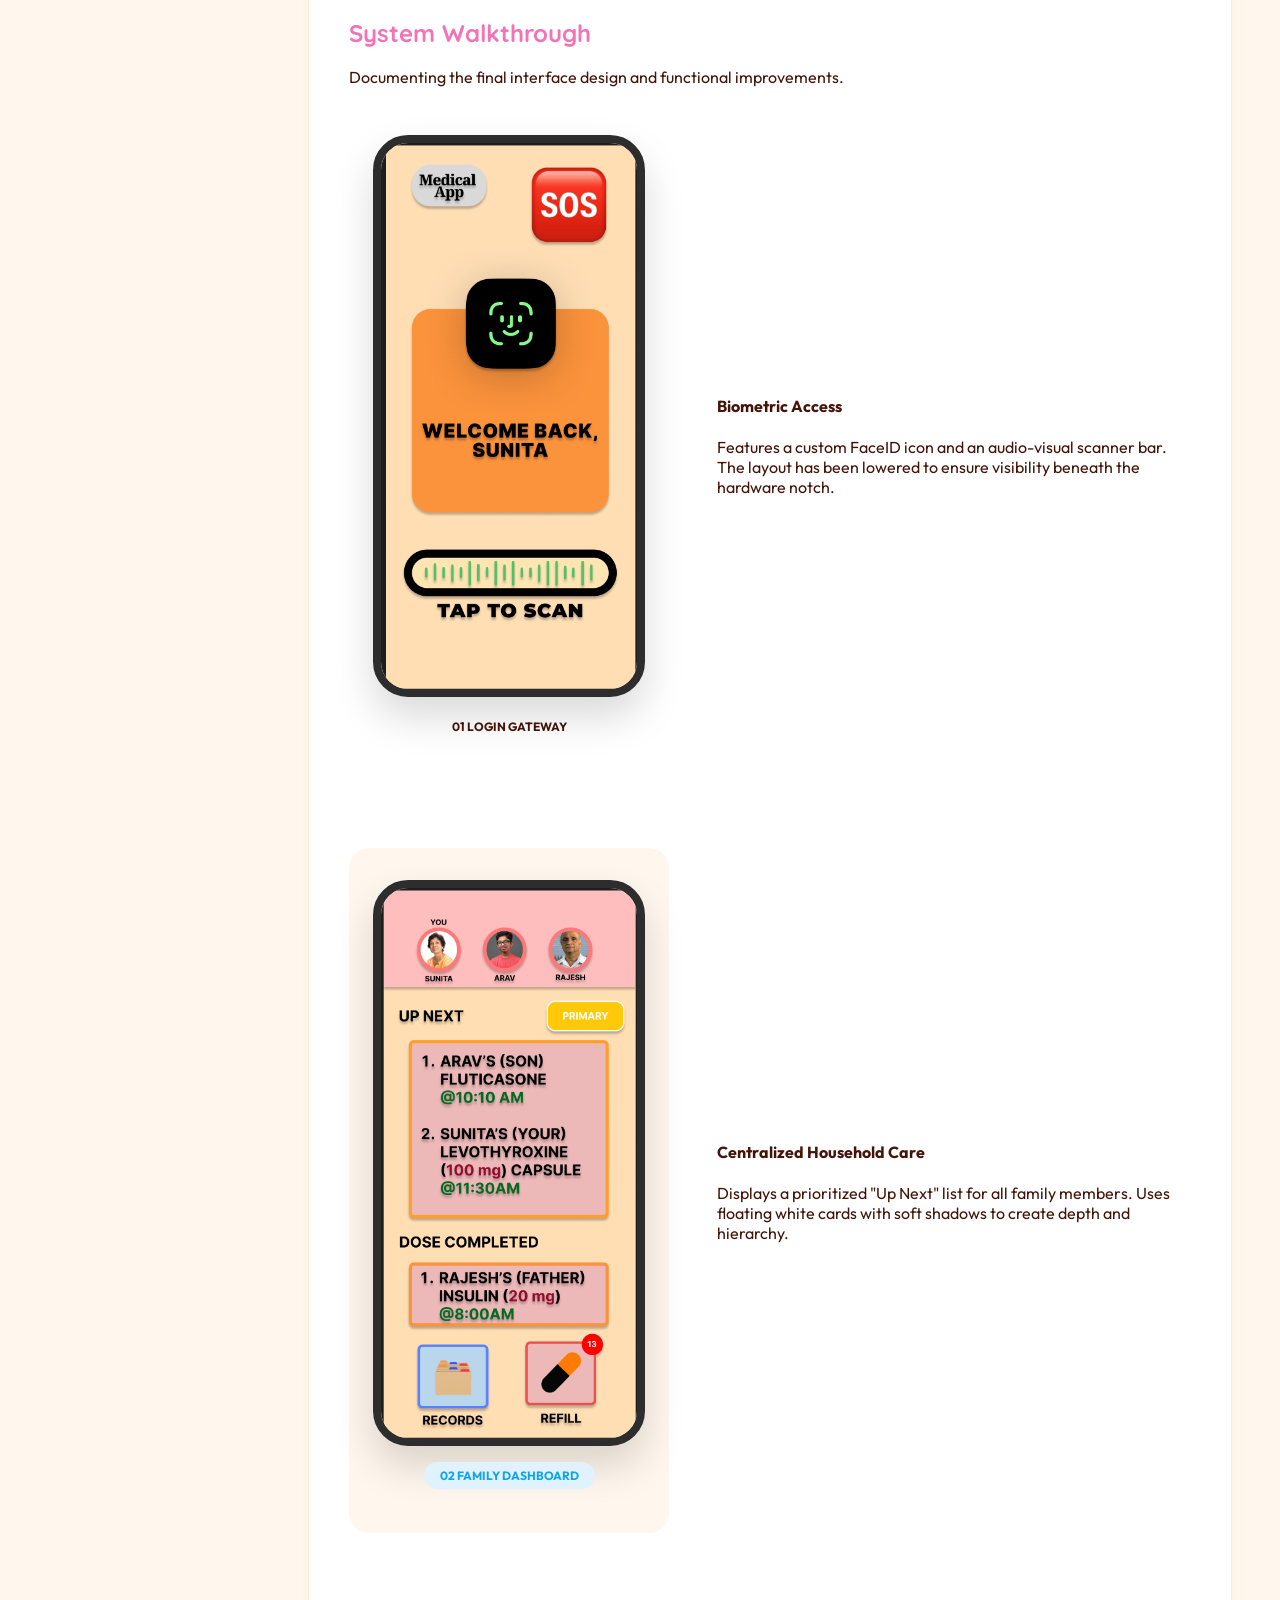
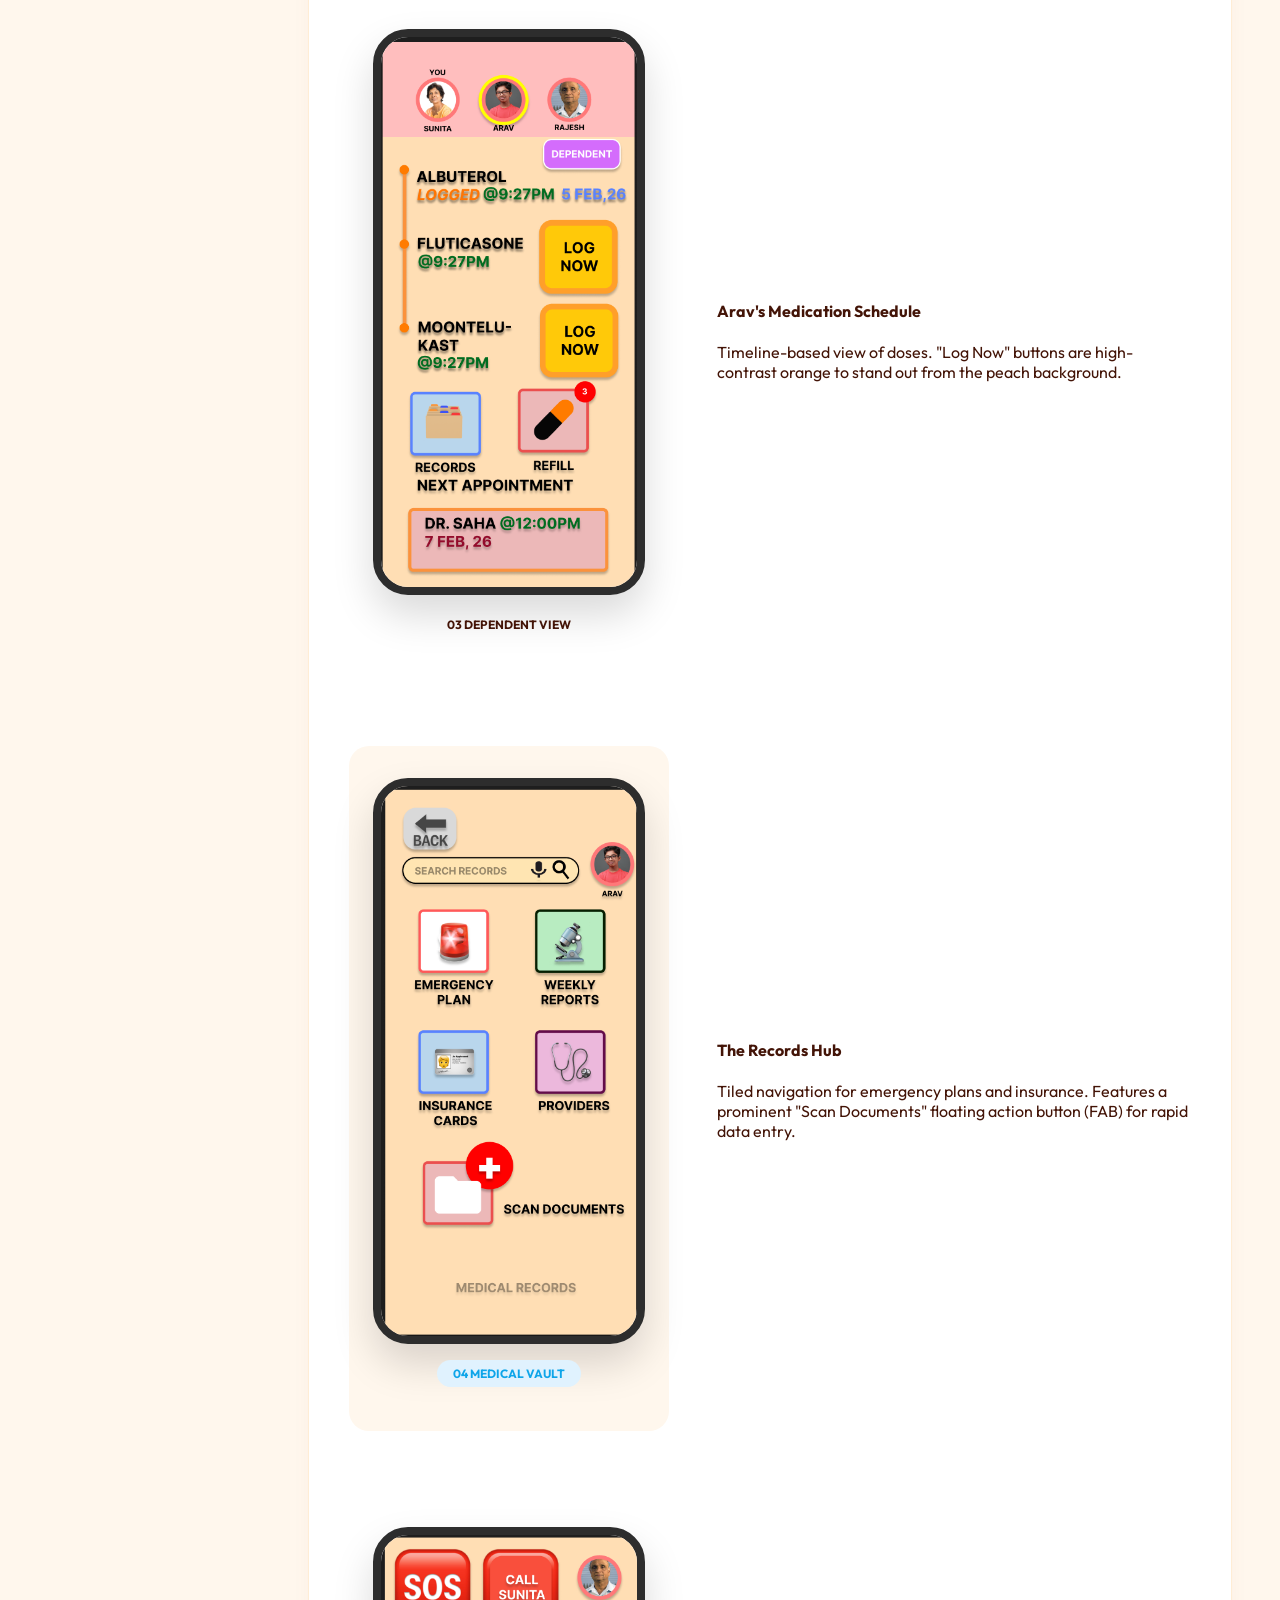
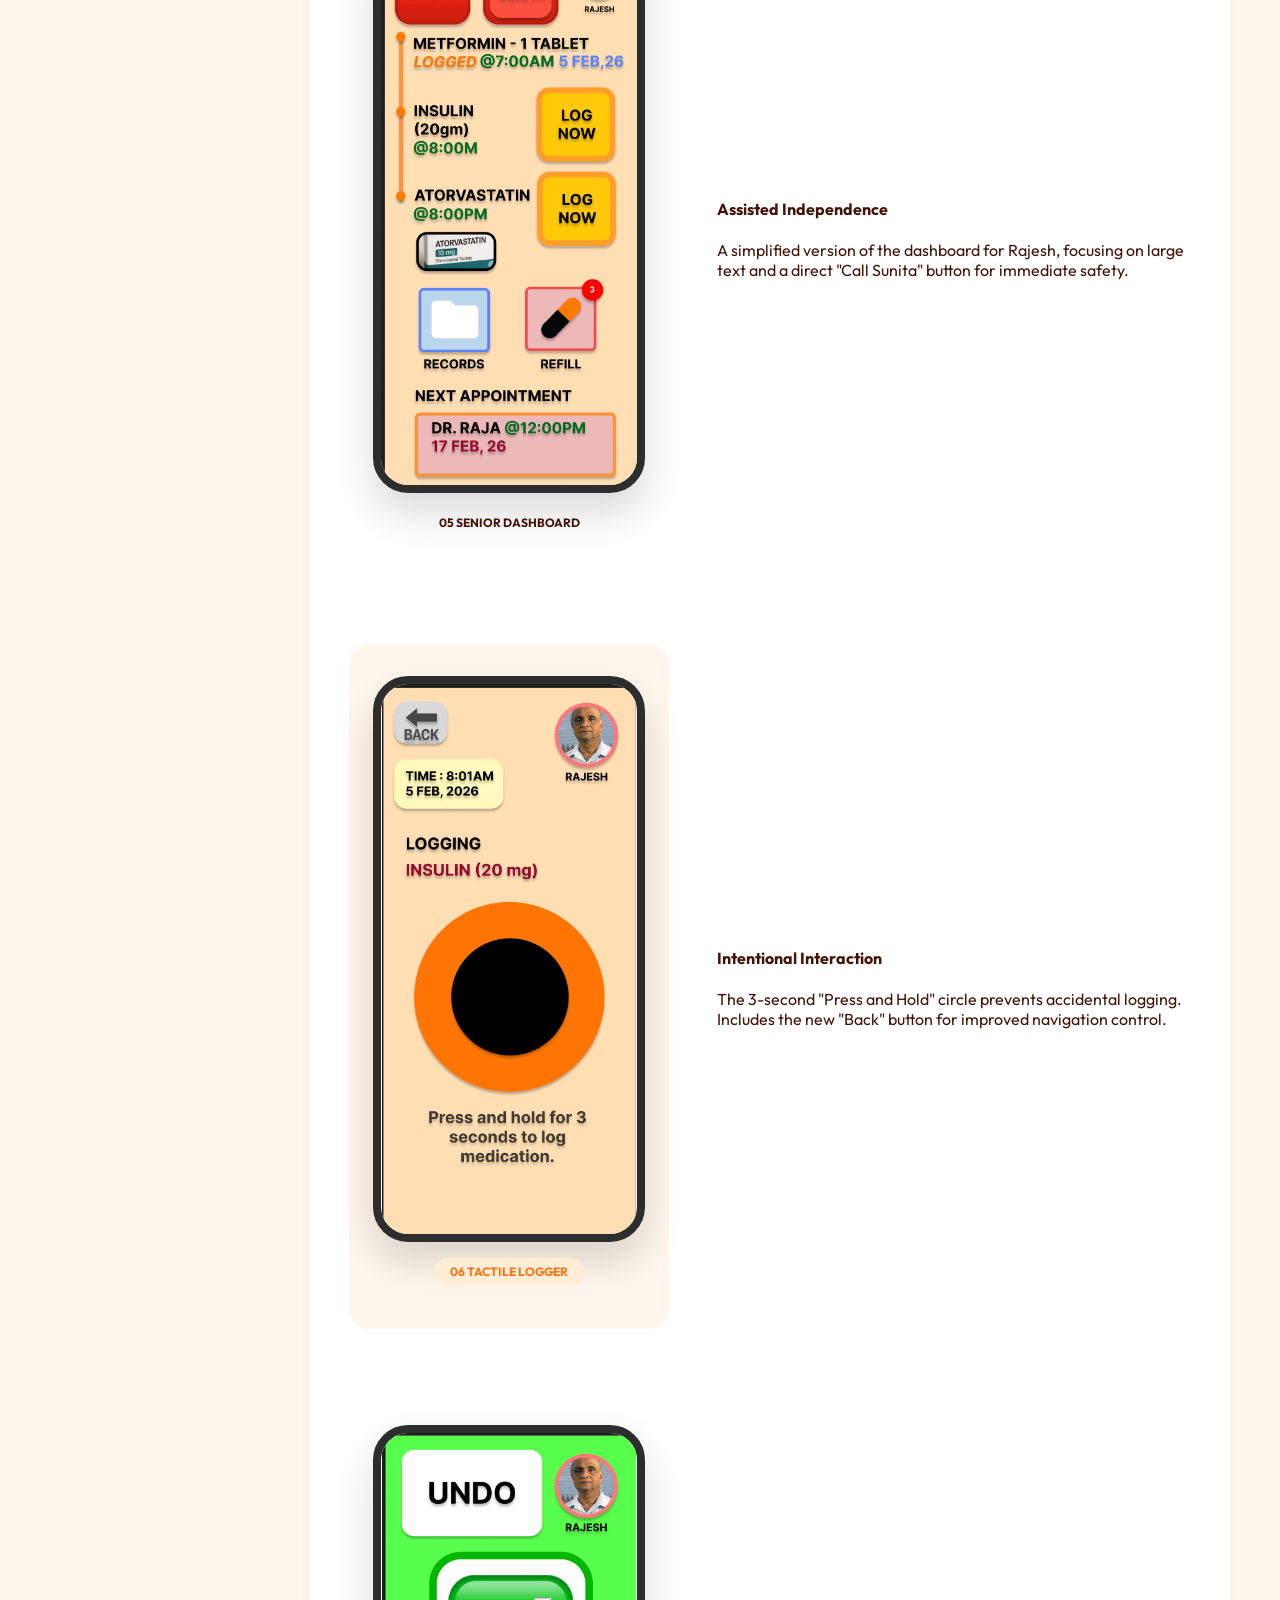
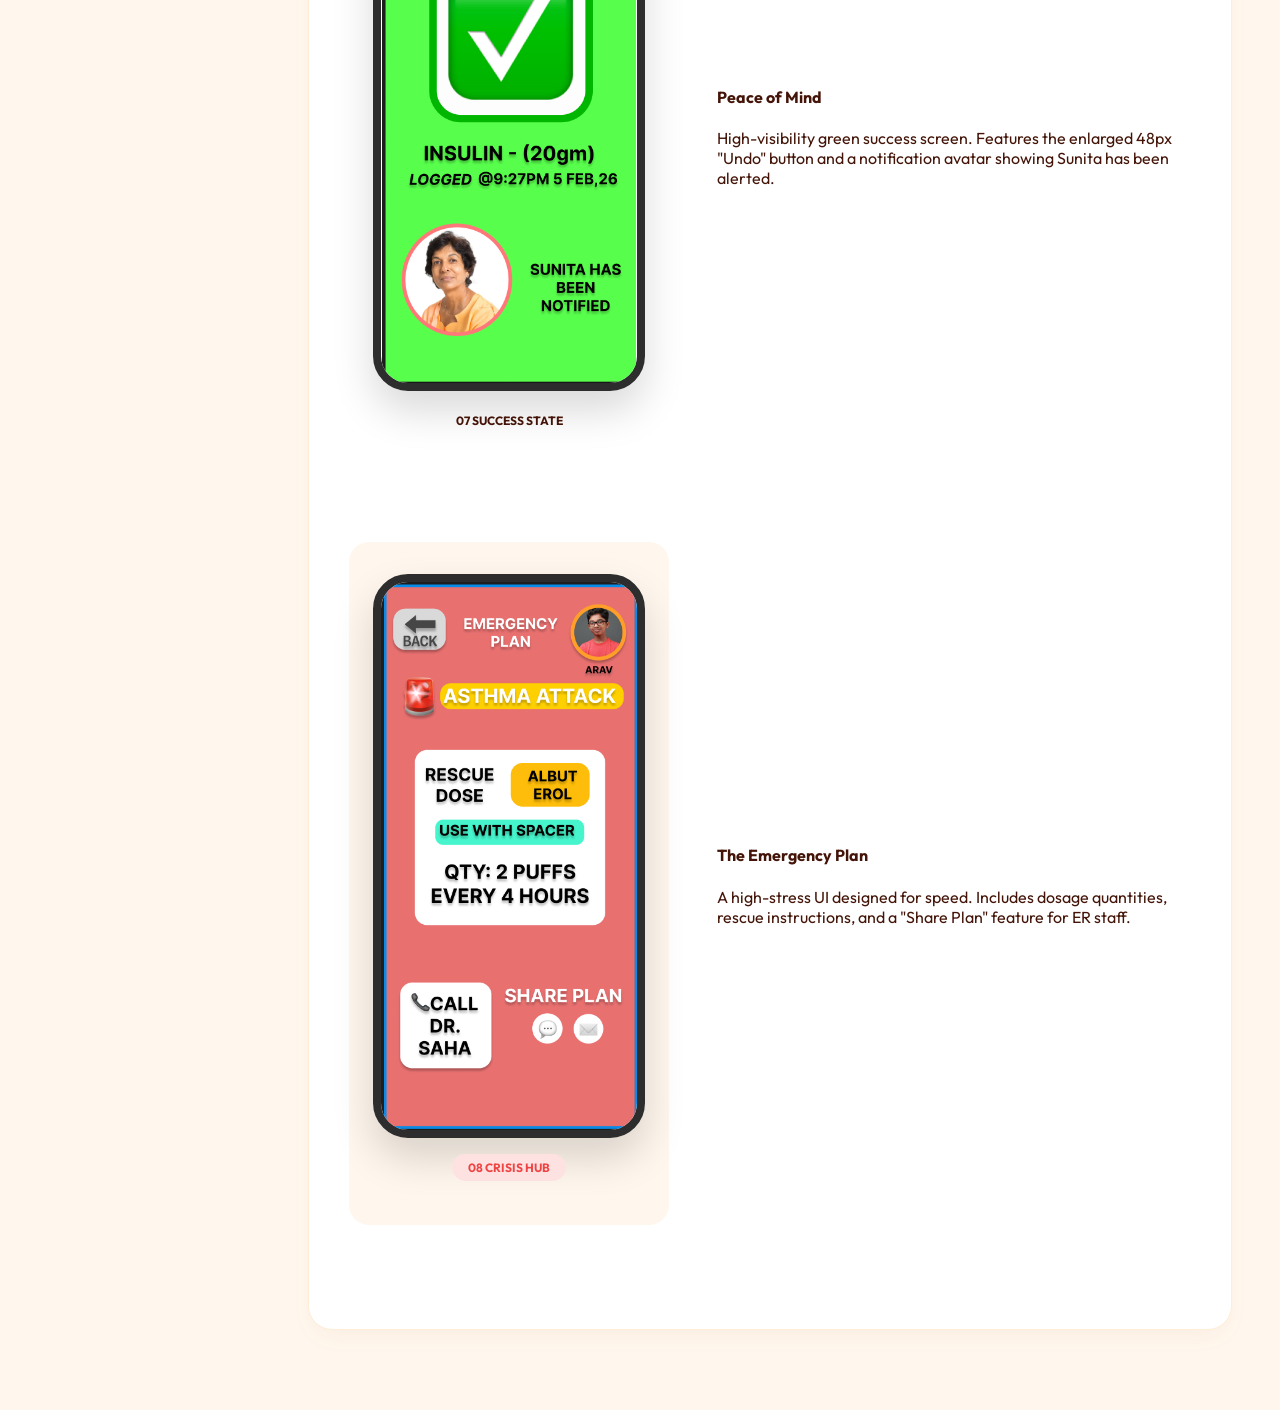
<file: prototype.html>
<!DOCTYPE html>
<html lang="en">
<head>
    <meta charset="UTF-8">
    <title>High-Fidelity Prototype - Health Companion</title>
    <link rel="stylesheet" href="styles2.css">
</head>
<body>
    <nav>
        <h2>Health Companion</h2>
        <a href="index.html">01 Introduction</a>
        <a href="research.html">02 User Research</a>
        <a href="personas.html">03 Personas</a>
        <a href="journey.html">04 Journey Maps</a>
        <a href="flow.html">05 Logic & Flows</a>
        <a href="design.html">06 Wireframes</a>
        <a href="prototype.html" class="active">07 Prototype</a>
        <a href="testing.html">08 Usability Testing</a>
        <a href="reflection.html">09 Reflection</a>
    </nav>

    <main>
        <header>
            <h1>Final <span style="color:var(--accent-pink)">Prototype</span></h1>
            <p class="subtitle">The refined, interactive 8-screen solution for Sunita and Rajesh.</p>
        </header>

        

        <section class="card" style="border-left: 8px solid var(--accent-orange);">

            <div class="needs-box" style="margin-bottom: 3rem; background: var(--pastel-pink); border: 2px solid var(--accent-pink);">
            <h4 style="color: var(--accent-pink); margin-bottom: 0.5rem;">✨ Final Iteration</h4>
            <p>The screens displayed below represent the <strong>Final Design (Iteration 2)</strong>, refined after user feedback. I have prioritized accessibility, thumb-zone reachability, and hardware compatibility.</p>
            <hr style="border: 0; border-top: 1px solid var(--border-soft); margin: 1rem 0;">
            <p style="font-size: 0.9rem;">
                Original iteration can be found here: 
                <a href="testing.html" style="color: var(--accent-pink); font-weight: 700; text-decoration: underline;">
                    View Initial Iterations & Usability Test Results →
                </a>
            </p>
        </div>
          <section class="card" style="border-left: 8px solid var(--accent-orange);">
            <h2>Interactive <span style="color:var(--accent-orange)">Experience</span></h2>
            <p>For the full experience with transitions and the <strong>3-second logging hold</strong>, you can interact with the live embed below or launch it in a new window.</p>
            
            <div style="margin: 2rem 0; display: flex; justify-content: center;">
                <iframe 
                    style="border: 1px solid rgba(0, 0, 0, 0.1); border-radius: 16px; box-shadow: 0 10px 25px rgba(0,0,0,0.1);" 
                    width="100%" 
                    height="600" 
                    src="https://embed.figma.com/proto/miAp6l8qF7ufOoN33PwomB/soen357miniprojectbhaskardas?node-id=1-2&p=f&scaling=scale-down&content-scaling=fixed&page-id=0%3A1&embed-host=share" 
                    allowfullscreen>
                </iframe>
            </div>

            <div style="text-align: center;">
                <a href="https://www.figma.com/proto/miAp6l8qF7ufOoN33PwomB/soen357miniprojectbhaskardas?node-id=1-2&p=f&scaling=scale-down&content-scaling=fixed&page-id=0%3A1&starting-point-node-id=1%3A2" 
                   target="_blank" 
                   class="emote focus" 
                   style="display: inline-block; text-decoration: none; padding: 15px 30px; font-size: 1rem;">
                    Open Full-Screen Demo
                </a>
            </div>
            
            <p style="margin-top: 1.5rem; font-size: 0.85rem; color: var(--text-dim); text-align: center;">
                <em>Note: Detailed user feedback and initial design iterations are documented in <strong>Section 08: Usability Testing</strong>.</em>
            </p>
        </section>
        </section>

        <section class="card journey-container">
            <div class="journey-header">
                <div>
                    <h2>System <span style="color:var(--accent-pink)">Walkthrough</span></h2>
                    <p>Documenting the final interface design and functional improvements.</p>
                </div>
            </div>

            <div class="persona-layout">
                <div class="screenshot-container">
                    <img src="page1.png" alt="Login Screen" class="iphone-screenshot">
                    <p class="emote calm">01 Login Gateway</p>
                </div>
                <div class="persona-content">
                    <h4>Biometric Access</h4>
                    <p>Features a custom FaceID icon and an audio-visual scanner bar. The layout has been lowered to ensure visibility beneath the hardware notch.</p>
                </div>
            </div>

            <div class="persona-layout">
                <div class="screenshot-container" style="background: var(--pastel-orange);">
                    <img src="page2.png" alt="Dashboard" class="iphone-screenshot">
                    <p class="emote focus">02 Family Dashboard</p>
                </div>
                <div class="persona-content">
                    <h4>Centralized Household Care</h4>
                    <p>Displays a prioritized "Up Next" list for all family members. Uses floating white cards with soft shadows to create depth and hierarchy.</p>
                </div>
            </div>

            <div class="persona-layout">
                <div class="screenshot-container">
                    <img src="page3.png" alt="Arav Page" class="iphone-screenshot">
                    <p class="emote calm">03 Dependent View</p>
                </div>
                <div class="persona-content">
                    <h4>Arav's Medication Schedule</h4>
                    <p>Timeline-based view of doses. "Log Now" buttons are high-contrast orange to stand out from the peach background.</p>
                </div>
            </div>

            <div class="persona-layout">
                <div class="screenshot-container" style="background: var(--pastel-orange);">
                    <img src="page4.png" alt="Records" class="iphone-screenshot">
                    <p class="emote focus">04 Medical Vault</p>
                </div>
                <div class="persona-content">
                    <h4>The Records Hub</h4>
                    <p>Tiled navigation for emergency plans and insurance. Features a prominent "Scan Documents" floating action button (FAB) for rapid data entry.</p>
                </div>
            </div>

            <div class="persona-layout">
                <div class="screenshot-container">
                    <img src="page5.png" alt="Rajesh Personal" class="iphone-screenshot">
                    <p class="emote calm">05 Senior Dashboard</p>
                </div>
                <div class="persona-content">
                    <h4>Assisted Independence</h4>
                    <p>A simplified version of the dashboard for Rajesh, focusing on large text and a direct "Call Sunita" button for immediate safety.</p>
                </div>
            </div>

            <div class="persona-layout">
                <div class="screenshot-container" style="background: var(--pastel-orange);">
                    <img src="page6.png" alt="Confirmation" class="iphone-screenshot">
                    <p class="emote anxious">06 Tactile Logger</p>
                </div>
                <div class="persona-content">
                    <h4>Intentional Interaction</h4>
                    <p>The 3-second "Press and Hold" circle prevents accidental logging. Includes the new "Back" button for improved navigation control.</p>
                </div>
            </div>

            <div class="persona-layout">
                <div class="screenshot-container">
                    <img src="page7.png" alt="Logged" class="iphone-screenshot">
                    <p class="emote calm">07 Success State</p>
                </div>
                <div class="persona-content">
                    <h4>Peace of Mind</h4>
                    <p>High-visibility green success screen. Features the enlarged 48px "Undo" button and a notification avatar showing Sunita has been alerted.</p>
                </div>
            </div>

            <div class="persona-layout">
                <div class="screenshot-container" style="background: var(--pastel-orange);">
                    <img src="page8.png" alt="Emergency" class="iphone-screenshot">
                    <p class="emote panic">08 Crisis Hub</p>
                </div>
                <div class="persona-content">
                    <h4>The Emergency Plan</h4>
                    <p>A high-stress UI designed for speed. Includes dosage quantities, rescue instructions, and a "Share Plan" feature for ER staff.</p>
                </div>
            </div>

        </section>
    </main>
</body>
</html>
</file>
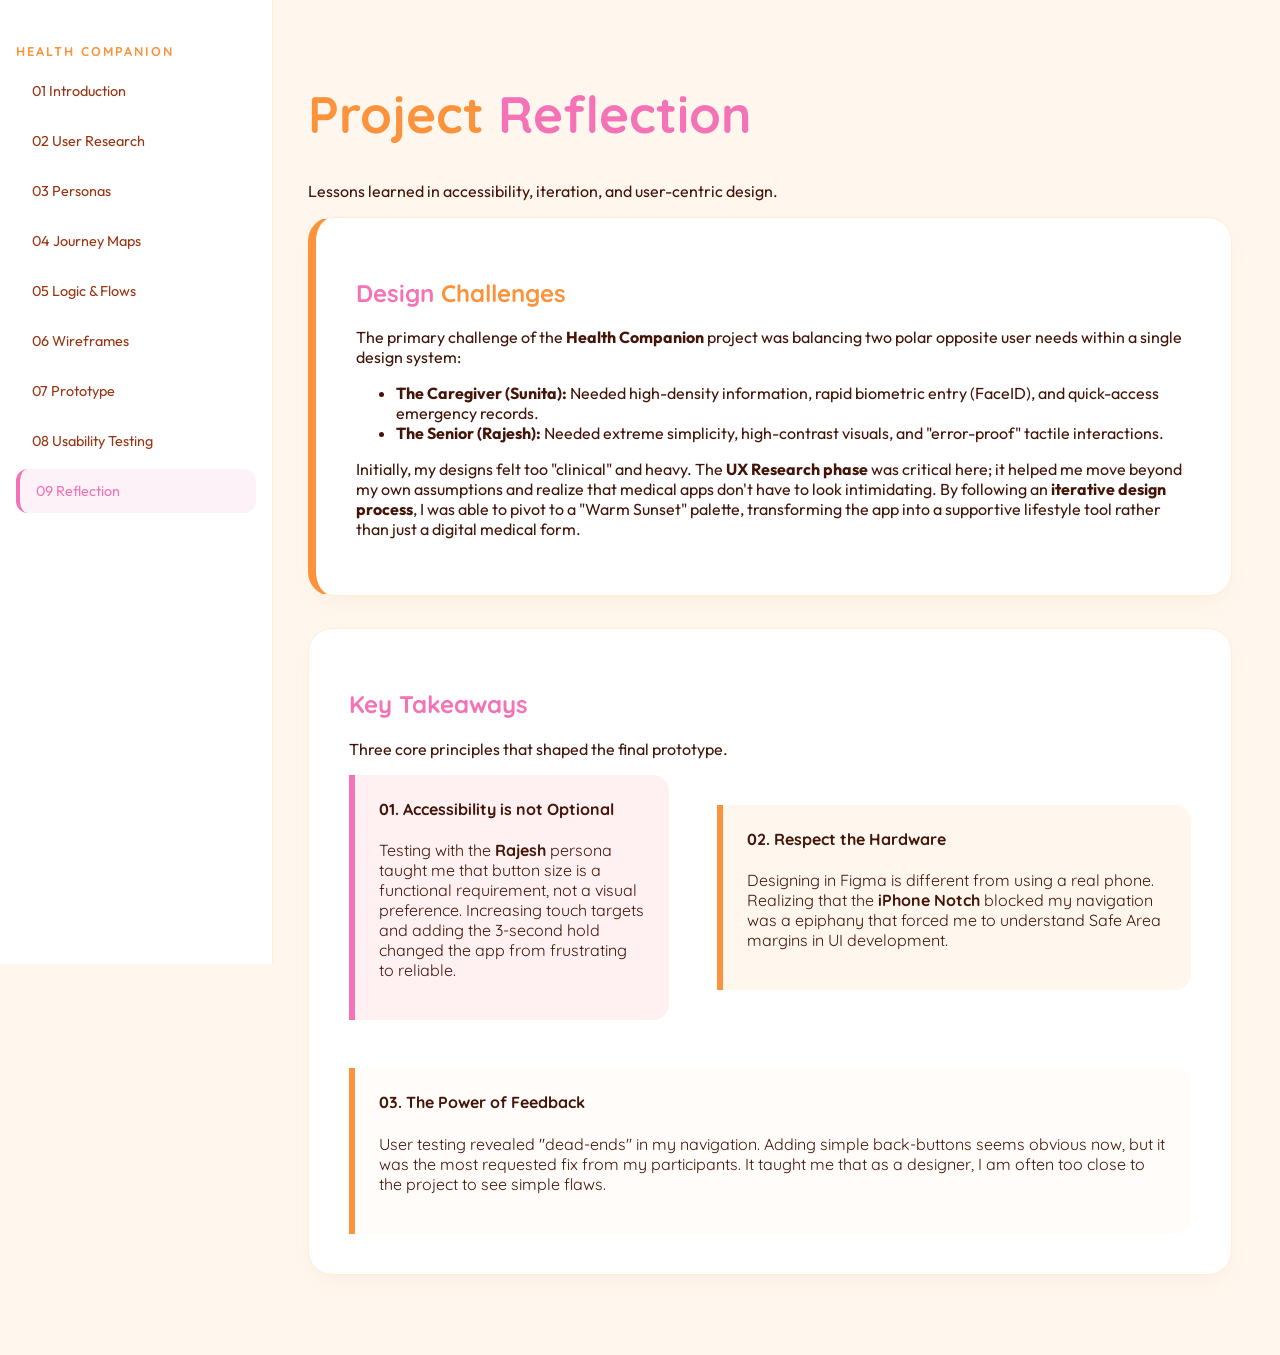
<file: reflection.html>
<!DOCTYPE html>
<html lang="en">
<head>
    <meta charset="UTF-8">
    <title>Reflection - Health Companion</title>
    <link rel="stylesheet" href="styles2.css">
</head>
<body>
    <nav>
        <h2>Health Companion</h2>
        <a href="index.html">01 Introduction</a>
        <a href="research.html">02 User Research</a>
        <a href="personas.html">03 Personas</a>
        <a href="journey.html">04 Journey Maps</a>
        <a href="flow.html">05 Logic & Flows</a>
        <a href="design.html">06 Wireframes</a>
        <a href="prototype.html">07 Prototype</a>
        <a href="testing.html">08 Usability Testing</a>
        <a href="reflection.html" class="active">09 Reflection</a>
    </nav>

    <main>
        <header>
            <h1>Project <span style="color:var(--accent-pink)">Reflection</span></h1>
            <p class="subtitle">Lessons learned in accessibility, iteration, and user-centric design.</p>
        </header>

        <section class="card" style="border-left: 8px solid var(--accent-orange);">
            <h2>Design <span style="color:var(--accent-orange)">Challenges</span></h2>
            <div class="info-block">
                <p>The primary challenge of the <strong>Health Companion</strong> project was balancing two polar opposite user needs within a single design system:</p>
                <ul>
                    <li><strong>The Caregiver (Sunita):</strong> Needed high-density information, rapid biometric entry (FaceID), and quick-access emergency records.</li>
                    <li><strong>The Senior (Rajesh):</strong> Needed extreme simplicity, high-contrast visuals, and "error-proof" tactile interactions.</li>
                </ul>
<p>Initially, my designs felt too "clinical" and heavy. The <strong>UX Research phase</strong> was critical here; it helped me move beyond my own assumptions and realize that medical apps don't have to look intimidating. By following an <strong>iterative design process</strong>, I was able to pivot to a "Warm Sunset" palette, transforming the app into a supportive lifestyle tool rather than just a digital medical form.</p>            </div>
        </section>

        <section class="card journey-container">
            <div class="journey-header">
                <div>
                    <h2>Key <span style="color:var(--accent-pink)">Takeaways</span></h2>
                    <p>Three core principles that shaped the final prototype.</p>
                </div>
            </div>

            <div class="persona-layout" style="margin-bottom: 3rem;">
                <div class="quote-box">
                    <h4 style="margin-top:0">01. Accessibility is not Optional</h4>
                    <p>Testing with the <strong>Rajesh</strong> persona taught me that button size is a functional requirement, not a visual preference. Increasing touch targets and adding the 3-second hold changed the app from frustrating to reliable.</p>
                </div>
                <div class="quote-box secondary">
                    <h4 style="margin-top:0">02. Respect the Hardware</h4>
                    <p>Designing in Figma is different from using a real phone. Realizing that the <strong>iPhone Notch</strong> blocked my navigation was a epiphany that forced me to understand Safe Area margins in UI development.</p>
                </div>
            </div>

            <div class="quote-box" style="border-color: var(--accent-orange); background: #fffcf9;">
                <h4 style="margin-top:0">03. The Power of Feedback</h4>
                <p>User testing revealed "dead-ends" in my navigation. Adding simple back-buttons seems obvious now, but it was the most requested fix from my participants. It taught me that as a designer, I am often too close to the project to see simple flaws.</p>
            </div>
        </section>

    
      

    </main>
</body>
</html>
</file>
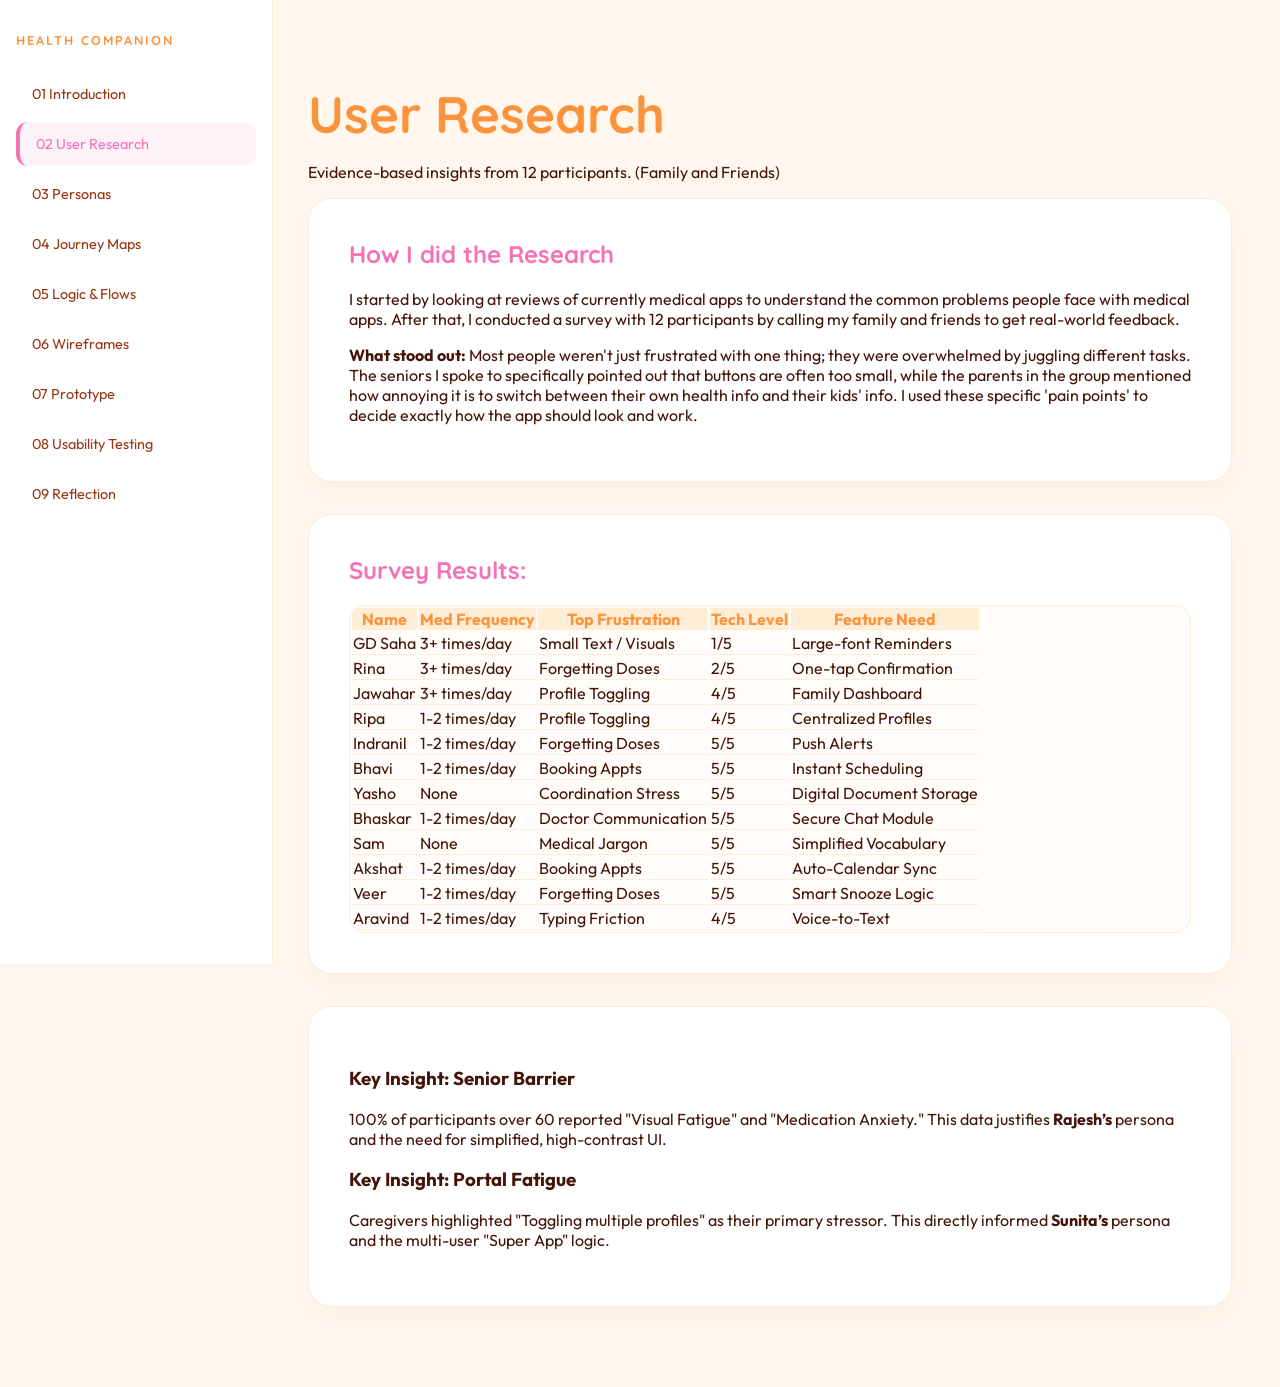
<file: research.html>
<!DOCTYPE html>
<html lang="en">
<head>
    <meta charset="UTF-8">
    <title>User Research - Health Companion</title>
    <link rel="stylesheet" href="style.css">
</head>
<body>
    <nav>
        <h2>Health Companion</h2>
        <a href="index.html">01 Introduction</a>
        <a href="research.html" class="active">02 User Research</a>
        <a href="personas.html">03 Personas</a>
        <a href="journey.html">04 Journey Maps</a>
        <a href="flow.html">05 Logic & Flows</a>
        <a href="design.html">06 Wireframes</a>
        <a href="prototype.html">07 Prototype</a>
        <a href="testing.html">08 Usability Testing</a>
        <a href="reflection.html">09 Reflection</a>
    </nav>

    <main>
        <header>
            <h1>User <span style="color:var(--medical-blue)">Research</span></h1>
            <p class="subtitle">Evidence-based insights from 12 participants. (Family and Friends)</p>
        </header>

        <section class="card">
    <h2>How I did the Research</h2>
    <p>I started by looking at reviews of currently medical apps to understand the common problems people face with medical apps. After that, I conducted a survey with 12 participants by calling my family and friends to get real-world feedback.</p>
    <p><strong>What stood out:</strong> Most people weren't just frustrated with one thing; they were overwhelmed by juggling different tasks. The seniors I spoke to specifically pointed out that buttons are often too small, while the parents in the group mentioned how annoying it is to switch between their own health info and their kids' info. I used these specific 'pain points' to decide exactly how the app should look and work.</p>
</section>

        <section class="card">
            <h2>Survey Results: </h2>
            <div class="table-container">
                <table>
                    <thead>
                        <tr>
                            <th>Name</th>
                            <th>Med Frequency</th>
                            <th>Top Frustration</th>
                            <th>Tech Level</th>
                            <th>Feature Need</th>
                        </tr>
                    </thead>
                   <tbody>
                        <tr><td>GD Saha</td><td>3+ times/day</td><td>Small Text / Visuals</td><td>1/5</td><td>Large-font Reminders</td></tr>
                        <tr><td>Rina</td><td>3+ times/day</td><td>Forgetting Doses</td><td>2/5</td><td>One-tap Confirmation</td></tr>
                        <tr><td>Jawahar</td><td>3+ times/day</td><td>Profile Toggling</td><td>4/5</td><td>Family Dashboard</td></tr>
                        <tr><td>Ripa</td><td>1-2 times/day</td><td>Profile Toggling</td><td>4/5</td><td>Centralized Profiles</td></tr>
                        <tr><td>Indranil</td><td>1-2 times/day</td><td>Forgetting Doses</td><td>5/5</td><td>Push Alerts</td></tr>
                        <tr><td>Bhavi</td><td>1-2 times/day</td><td>Booking Appts</td><td>5/5</td><td>Instant Scheduling</td></tr>
                        <tr><td>Yasho</td><td>None</td><td>Coordination Stress</td><td>5/5</td><td>Digital Document Storage</td></tr>
                        <tr><td>Bhaskar</td><td>1-2 times/day</td><td>Doctor Communication</td><td>5/5</td><td>Secure Chat Module</td></tr>
                        <tr><td>Sam</td><td>None</td><td>Medical Jargon</td><td>5/5</td><td>Simplified Vocabulary</td></tr>
                        <tr><td>Akshat</td><td>1-2 times/day</td><td>Booking Appts</td><td>5/5</td><td>Auto-Calendar Sync</td></tr>
                        <tr><td>Veer</td><td>1-2 times/day</td><td>Forgetting Doses</td><td>5/5</td><td>Smart Snooze Logic</td></tr>
                        <tr><td>Aravind</td><td>1-2 times/day</td><td>Typing Friction</td><td>4/5</td><td>Voice-to-Text</td></tr>
                    </tbody>
                </table>
            </div>
        </section>

        <section class="card grid-2">
            <div>
                <h3>Key Insight: Senior Barrier</h3>
                <p>100% of participants over 60 reported "Visual Fatigue" and "Medication Anxiety." This data justifies <strong>Rajesh’s</strong> persona and the need for simplified, high-contrast UI.</p>
            </div>
            <div>
                <h3>Key Insight: Portal Fatigue</h3>
                <p>Caregivers highlighted "Toggling multiple profiles" as their primary stressor. This directly informed <strong>Sunita’s</strong> persona and the multi-user "Super App" logic.</p>
            </div>
        </section>
    </main>
</body>
</html>
</file>
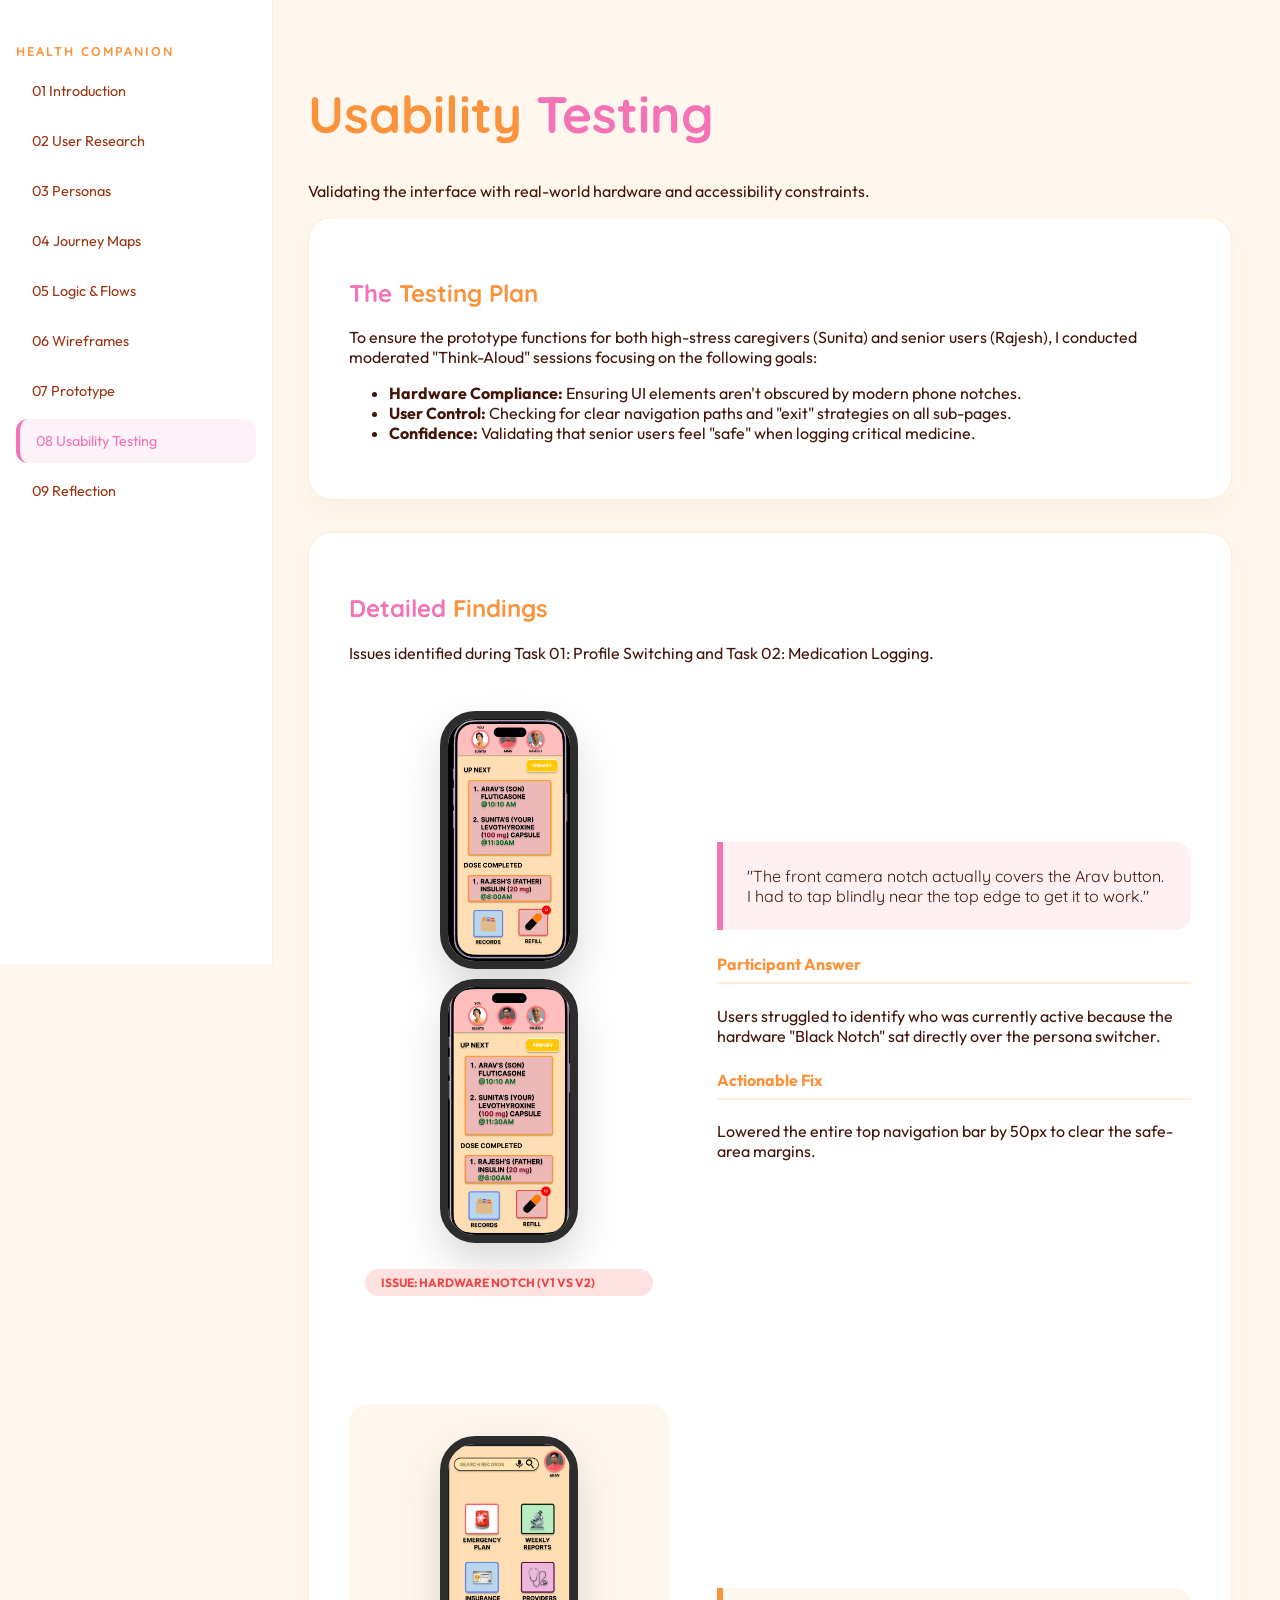
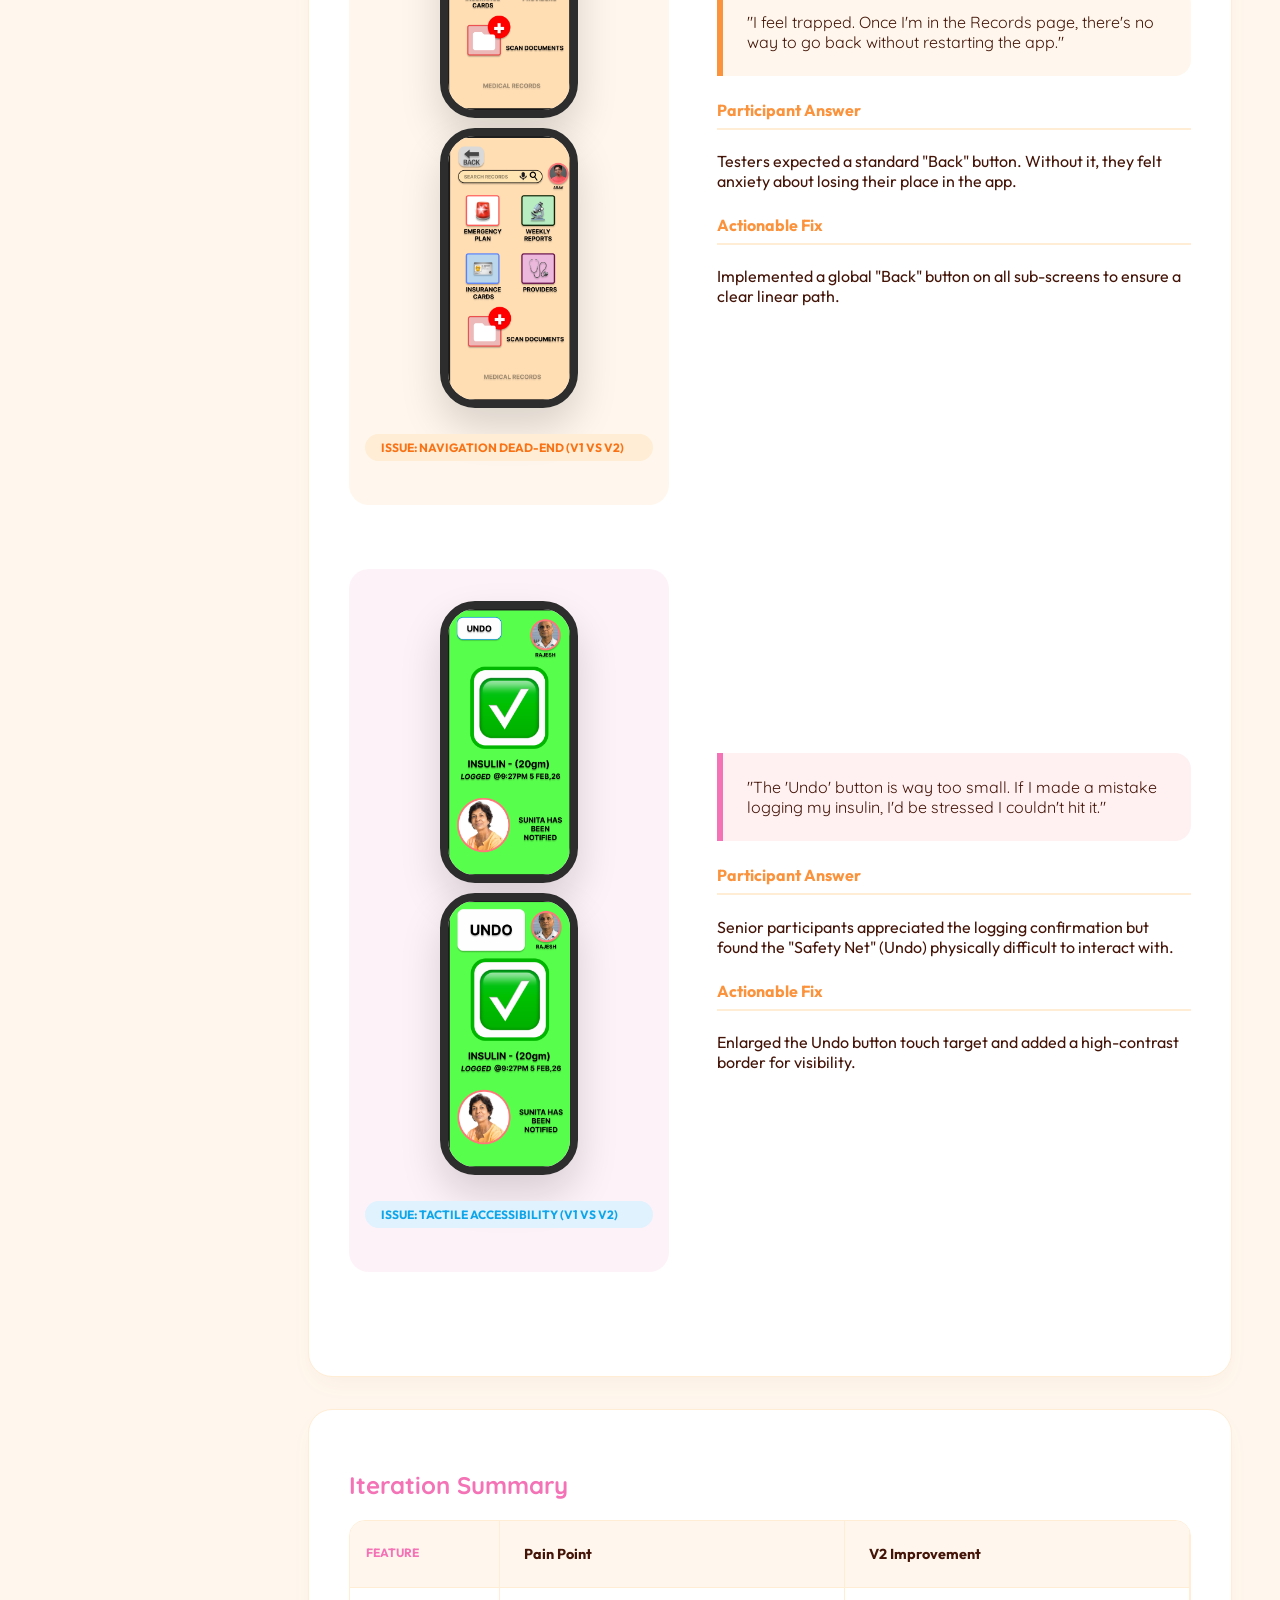
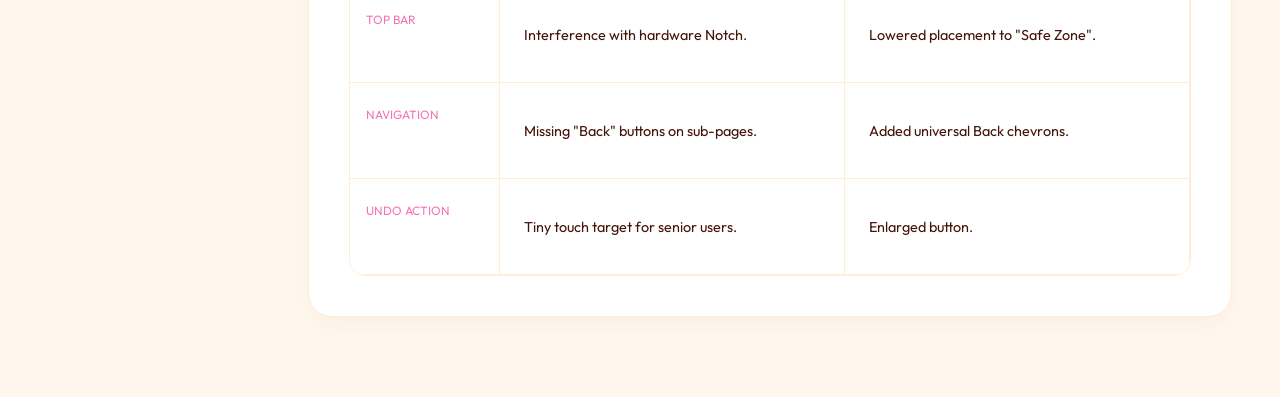
<file: testing.html>
<!DOCTYPE html>
<html lang="en">
<head>
    <meta charset="UTF-8">
    <title>Usability Testing - Health Companion</title>
    <link rel="stylesheet" href="styles2.css">
</head>
<body>
    <nav>
        <h2>Health Companion</h2>
        <a href="index.html">01 Introduction</a>
        <a href="research.html">02 User Research</a>
        <a href="personas.html">03 Personas</a>
        <a href="journey.html">04 Journey Maps</a>
        <a href="flow.html">05 Logic & Flows</a>
        <a href="design.html">06 Wireframes</a>
        <a href="prototype.html">07 Prototype</a>
        <a href="testing.html" class="active">08 Usability Testing</a>
        <a href="reflection.html">09 Reflection</a>
    </nav>

    <main>
        <header>
            <h1>Usability <span style="color:var(--accent-pink)">Testing</span></h1>
            <p class="subtitle">Validating the interface with real-world hardware and accessibility constraints.</p>
        </header>

        <section class="card">
            <h2>The <span style="color:var(--accent-orange)">Testing Plan</span></h2>
            <div class="info-block">
                <p>To ensure the prototype functions for both high-stress caregivers (Sunita) and senior users (Rajesh), I conducted moderated "Think-Aloud" sessions focusing on the following goals:</p>
                <ul>
                    <li><strong>Hardware Compliance:</strong> Ensuring UI elements aren't obscured by modern phone notches.</li>
                    <li><strong>User Control:</strong> Checking for clear navigation paths and "exit" strategies on all sub-pages.</li>
                    <li><strong>Confidence:</strong> Validating that senior users feel "safe" when logging critical medicine.</li>
                </ul>
            </div>
        </section>

        <section class="card journey-container">
            <div class="journey-header">
                <div>
                    <h2>Detailed <span style="color:var(--accent-orange)">Findings</span></h2>
                    <p>Issues identified during Task 01: Profile Switching and Task 02: Medication Logging.</p>
                </div>
            </div>

            <div class="persona-layout" style="margin-bottom: 4rem;">
                <div class="screenshot-container" style="display: flex; gap: 10px;">
                    <img src="page01old.png" alt="Notch Issue" class="iphone-screenshot" style="width: 48%;">
                    <img src="page1new.png" alt="Notch Fix" class="iphone-screenshot" style="width: 48%;">
                    <p class="emote panic" style="margin-top: 1rem; width: 100%;">Issue: Hardware Notch (V1 vs V2)</p>
                </div>
                <div class="persona-content">
                    <div class="quote-box">
                        "The front camera notch actually covers the Arav button. I had to tap blindly near the top edge to get it to work."
                    </div>
                    <div class="info-block" style="margin-top: 1.5rem;">
                        <h4>Participant Answer</h4>
                        <p>Users struggled to identify who was currently active because the hardware "Black Notch" sat directly over the persona switcher.</p>
                        <h4>Actionable Fix</h4>
                        <p>Lowered the entire top navigation bar by 50px to clear the safe-area margins.</p>
                    </div>
                </div>
            </div>

            <div class="persona-layout" style="margin-bottom: 4rem;">
                <div class="screenshot-container" style="background: var(--pastel-orange); display: flex; gap: 10px;">
                    <img src="page02old.png" alt="Back Button Issue" class="iphone-screenshot" style="width: 48%;">
                    <img src="page4.png" alt="Back Button Fix" class="iphone-screenshot" style="width: 48%;">
                    <p class="emote anxious" style="margin-top: 1rem; width: 100%;">Issue: Navigation Dead-End (V1 vs V2)</p>
                </div>
                <div class="persona-content">
                    <div class="quote-box secondary">
                        "I feel trapped. Once I'm in the Records page, there's no way to go back without restarting the app."
                    </div>
                    <div class="info-block" style="margin-top: 1.5rem;">
                        <h4>Participant Answer</h4>
                        <p>Testers expected a standard "Back" button. Without it, they felt anxiety about losing their place in the app.</p>
                        <h4>Actionable Fix</h4>
                        <p>Implemented a global "Back" button on all sub-screens to ensure a clear linear path.</p>
                    </div>
                </div>
            </div>

            <div class="persona-layout">
                <div class="screenshot-container" style="background: var(--pastel-pink); display: flex; gap: 10px;">
                    <img src="page03old.png" alt="Undo Button Issue" class="iphone-screenshot" style="width: 48%;">
                    <img src="page7.png" alt="Undo Button Fix" class="iphone-screenshot" style="width: 48%;">
                    <p class="emote focus" style="margin-top: 1rem; width: 100%;">Issue: Tactile Accessibility (V1 vs V2)</p>
                </div>
                <div class="persona-content">
                    <div class="quote-box">
                        "The 'Undo' button is way too small. If I made a mistake logging my insulin, I'd be stressed I couldn't hit it."
                    </div>
                    <div class="info-block" style="margin-top: 1.5rem;">
                        <h4>Participant Answer</h4>
                        <p>Senior participants appreciated the logging confirmation but found the "Safety Net" (Undo) physically difficult to interact with.</p>
                        <h4>Actionable Fix</h4>
                        <p>Enlarged the Undo button touch target and added a high-contrast border for visibility.</p>
                    </div>
                </div>
            </div>

            

        </section>

        <section class="card">
            <h2>Iteration <span style="color:var(--accent-pink)">Summary</span></h2>
            <div class="matrix-wrapper">
                <div class="matrix-row row-labels">
                    <div class="label">Feature</div>
                    <div class="stage-box">Pain Point</div>
                    <div class="stage-box">V2 Improvement</div>
                </div>
                <div class="matrix-row">
                    <div class="label">Top Bar</div>
                    <div class="cell"><p>Interference with hardware Notch.</p></div>
                    <div class="cell"><p>Lowered placement to "Safe Zone".</p></div>
                </div>
                <div class="matrix-row">
                    <div class="label">Navigation</div>
                    <div class="cell"><p>Missing "Back" buttons on sub-pages.</p></div>
                    <div class="cell"><p>Added universal Back chevrons.</p></div>
                </div>
                <div class="matrix-row">
                    <div class="label">Undo Action</div>
                    <div class="cell"><p>Tiny touch target for senior users.</p></div>
                    <div class="cell"><p>Enlarged button.</p></div>
                </div>
            </div>
        </section>
    </main>
</body>
</html>
</file>
<file: style.css>
@import url('https://fonts.googleapis.com/css2?family=Quicksand:wght@400;600;700&family=Outfit:wght@300;400;600&display=swap');

:root {
    /* Warm Sunset Pastel Palette */
    --bg-dark: #fff7ed;          /* Very Light Peach/Shell */
    --card-bg: #ffffff;          /* Pure White */
    --accent-orange: #fb923c;    /* Warm Pastel Orange */
    --accent-pink: #f472b6;      /* Soft Rose Pink */
    --text-main: #431407;        /* Deep Cocoa for Readability */
    --text-dim: #9a3412;         /* Muted Terracotta */
    
    /* Persona Specific Pastels */
    --pastel-pink: #fdf2f8;      /* Soft Pink Background */
    --pastel-orange: #fff7ed;    /* Soft Orange Background */
    --border-soft: #ffedd5;      /* Light Apricot Border */
}

body {
    background-color: var(--bg-dark);
    color: var(--text-main);
    font-family: 'Outfit', sans-serif;
    margin: 0;
    display: flex;
}

/* Fixed Navigation Sidebar */
nav {
    width: 240px;
    height: 100vh;
    background: #ffffff;
    position: fixed;
    border-right: 1px solid var(--border-soft);
    padding: 2rem 1rem;
}

nav h2 { 
    font-family: 'Quicksand', sans-serif;
    font-size: 0.8rem; 
    text-transform: uppercase; 
    color: var(--accent-orange); 
    letter-spacing: 2px;
    margin-bottom: 1.5rem;
}

nav a {
    display: block;
    padding: 0.8rem 1rem;
    color: var(--text-dim);
    text-decoration: none;
    border-radius: 12px;
    margin-bottom: 0.4rem;
    transition: 0.3s;
    font-size: 0.9rem;
}

nav a:hover, nav a.active {
    background: var(--pastel-pink);
    color: var(--accent-pink);
    border-left: 4px solid var(--accent-pink);
}

/* Content Area */
main {
    margin-left: 260px;
    padding: 3rem;
    max-width: 1000px;
    width: 100%;
}

.card {
    background: var(--card-bg);
    border: 1px solid var(--border-soft);
    border-radius: 24px;
    padding: 2.5rem;
    margin-bottom: 2rem;
    box-shadow: 0 10px 25px -5px rgba(154, 52, 18, 0.05);
}

h1 { 
    font-family: 'Quicksand', sans-serif;
    font-weight: 700;
    font-size: 3.2rem; 
    margin-bottom: 0.5rem; 
    color: var(--accent-orange);
}

h2 { 
    font-family: 'Quicksand', sans-serif;
    color: var(--accent-pink); 
    margin-top: 0; 
}

/* Table container styling */
.table-container {
    overflow-x: auto;
    margin-top: 1rem;
    border-radius: 16px;
    background: #fffcf9;
    border: 1px solid var(--border-soft);
}

th {
    background: #ffedd5;
    color: var(--accent-orange);
}

td { border-bottom: 1px solid var(--border-soft); }

/* Persona Layout - Fixed Structure */
.persona-layout {
    display: grid;
    grid-template-columns: 280px 1fr;
    gap: 3rem;
    padding: 0;
    overflow: hidden;
    align-items: start;
}

.persona-sidebar {
    background: var(--pastel-orange);
    padding: 2rem;
    height: 100%;
    border-right: 1px solid var(--border-soft);
}

.persona-img {
    width: 100%;
    height: 250px;
    object-fit: cover;
    border-radius: 20px;
    margin-bottom: 2rem;
    border: 4px solid #fff;
    box-shadow: 0 8px 15px rgba(154, 52, 18, 0.1);
}

.persona-stat span {
    color: var(--accent-orange);
    font-weight: 700;
}

.bar {
    background: #ffedd5;
}

.fill {
    background: var(--accent-orange);
}

/* Content Area */
.persona-content { padding: 2rem 2rem 2rem 0; }

.quote-box {
    border-left: 6px solid var(--accent-pink);
    background: #fff1f2;
    padding: 1.5rem;
    border-radius: 0 16px 16px 0;
    font-family: 'Quicksand', sans-serif;
    color: var(--text-main);
}

.quote-box.secondary { 
    border-color: var(--accent-orange); 
    background: #fff7ed;
}

.info-block h4 {
    color: var(--accent-orange);
    font-family: 'Quicksand', sans-serif;
    border-bottom: 2px solid var(--border-soft);
    padding-bottom: 0.5rem;
}

.info-block ul {
    list-style-type: none;
    padding-left: 0;
}

.info-block li::before {
    content: "•";
    color: var(--accent-pink);
    font-weight: bold;
    display: inline-block; 
    width: 1em;
    margin-left: 0;
}

.needs-box {
    background: var(--pastel-pink);
    border: 2px dashed var(--accent-pink);
    color: var(--text-main);
    padding: 2rem;
    border-radius: 16px;
}

.needs-box h4 { 
    color: var(--accent-pink); 
    margin-top: 0;
}

/* Journey Specifics */
.journey-grid {
    display: grid;
    grid-template-columns: repeat(5, 1fr);
    gap: 1rem;
    margin-top: 3rem;
    position: relative;
}

/* The connecting line */
.journey-grid::before {
    content: "";
    position: absolute;
    top: 25px;
    left: 0;
    right: 0;
    height: 2px;
    background: var(--border-soft);
    z-index: 1;
}

.journey-step {
    position: relative;
    z-index: 2;
    text-align: center;
}

.step-num {
    width: 50px;
    height: 50px;
    background: var(--accent-orange);
    color: white;
    border-radius: 50%;
    display: flex;
    align-items: center;
    justify-content: center;
    margin: 0 auto 1rem;
    font-weight: 700;
    font-family: 'Quicksand', sans-serif;
    border: 4px solid var(--card-bg);
}

.step-label {
    text-transform: uppercase;
    font-size: 0.7rem;
    letter-spacing: 2px;
    color: var(--accent-pink);
    font-weight: 700;
    margin-bottom: 0.5rem;
}

.journey-step p {
    font-size: 0.85rem;
    color: var(--text-dim);
    line-height: 1.4;
    padding: 0 10px;
}

/* Emotion Meters */
.emotion-meter {
    margin-top: 1rem;
    display: inline-block;
    padding: 4px 12px;
    border-radius: 20px;
    font-size: 0.75rem;
    font-weight: 600;
}

.emotion-meter.stressed { background: #fee2e2; color: #ef4444; }
.emotion-meter.neutral { background: #fef3c7; color: #d97706; }
.emotion-meter.happy { background: #dcfce7; color: #16a34a; }
.emotion-meter.relaxed { background: #f0f9ff; color: #0ea5e9; }

/* Journey Header Section */
.journey-header {
    display: flex;
    justify-content: space-between;
    align-items: center;
    border-bottom: 2px solid var(--border-soft);
    padding-bottom: 2rem;
    margin-bottom: 2rem;
}

.header-profile {
    display: flex;
    align-items: center;
    gap: 1.5rem;
}

.profile-thumb {
    width: 80px;
    height: 80px;
    border-radius: 50%;
    object-fit: cover;
    border: 3px solid var(--accent-orange);
}

.goal-box {
    background: var(--pastel-pink);
    border: 1px solid var(--accent-pink);
    padding: 1rem 1.5rem;
    border-radius: 12px;
    text-align: center;
}

/* Matrix Table Styling */
.matrix-wrapper {
    display: flex;
    flex-direction: column;
    gap: 0;
    overflow-x: auto;
}

.matrix-row {
    display: grid;
    grid-template-columns: 120px repeat(5, 1fr);
    border-bottom: 1px solid var(--border-soft);
}

.matrix-row.row-labels {
    background: transparent;
    border-bottom: 2px solid var(--accent-orange);
}

.label {
    padding: 1.5rem 1rem;
    font-size: 0.7rem;
    font-weight: 700;
    text-transform: uppercase;
    color: var(--accent-pink);
    letter-spacing: 1px;
    background: #fffcf9;
    border-right: 1px solid var(--border-soft);
}

.cell {
    padding: 1.5rem;
    font-size: 0.85rem;
    line-height: 1.4;
    color: var(--text-dim);
    border-right: 1px solid var(--border-soft);
}

.stage-box {
    padding: 1rem;
    font-family: 'Quicksand', sans-serif;
    font-weight: 700;
    color: var(--text-main);
    text-align: center;
}

.stage-box.trigger { color: var(--accent-orange); }

/* Emotional Emotes */
.emote {
    padding: 4px 12px;
    border-radius: 20px;
    font-size: 0.75rem;
    font-weight: 600;
    text-transform: uppercase;
}
.emote.panic { background: #fee2e2; color: #ef4444; }
.emote.anxious { background: #ffedd5; color: #f97316; }
.emote.relief { background: #dcfce7; color: #16a34a; }
.emote.focus { background: #e0f2fe; color: #0ea5e9; }
.emote.calm { background: #f0fdf4; color: #15803d; }
</file>
<file: styles2.css>
@import url('https://fonts.googleapis.com/css2?family=Quicksand:wght@400;600;700&family=Outfit:wght@300;400;600&display=swap');

:root {
    --bg-dark: #fff7ed;
    --card-bg: #ffffff;
    --accent-orange: #fb923c;
    --accent-pink: #f472b6;
    --text-main: #431407;
    --text-dim: #9a3412;
    --pastel-pink: #fdf2f8;
    --pastel-orange: #fff7ed;
    --border-soft: #ffedd5;
}

/* 1. Global Layout & Sidebar (Keeps it consistent with other pages) */
body {
    background-color: var(--bg-dark);
    color: var(--text-main);
    font-family: 'Outfit', sans-serif;
    margin: 0;
    display: flex;
}

nav {
    width: 240px;
    height: 100vh;
    background: #ffffff;
    position: fixed;
    border-right: 1px solid var(--border-soft);
    padding: 2rem 1rem;
}

nav h2 { 
    font-family: 'Quicksand', sans-serif;
    font-size: 0.8rem; 
    text-transform: uppercase; 
    color: var(--accent-orange); 
    letter-spacing: 2px;
}

nav a {
    display: block;
    padding: 0.8rem 1rem;
    color: var(--text-dim);
    text-decoration: none;
    border-radius: 12px;
    margin-bottom: 0.4rem;
    font-size: 0.9rem;
}

nav a.active {
    background: var(--pastel-pink);
    color: var(--accent-pink);
    border-left: 4px solid var(--accent-pink);
}

main {
    margin-left: 260px;
    padding: 3rem;
    max-width: 1000px;
    width: 100%;
}

/* 2. Standard Cards & Headers */
.card {
    background: var(--card-bg);
    border: 1px solid var(--border-soft);
    border-radius: 24px;
    padding: 2.5rem;
    margin-bottom: 2rem;
    box-shadow: 0 10px 25px -5px rgba(154, 52, 18, 0.05);
}

h1 { 
    font-family: 'Quicksand', sans-serif;
    font-size: 3.2rem; 
    color: var(--accent-orange);
}

h2 { 
    font-family: 'Quicksand', sans-serif;
    color: var(--accent-pink); 
}

/* 3. The Screenshot Layout (Your Testing Findings) */
.persona-layout {
    display: grid;
    grid-template-columns: 320px 1fr; /* Image on left, text on right */
    gap: 3rem;
    margin-bottom: 4rem;
    align-items: center;
}

.screenshot-container {
    padding: 2rem;
    border-radius: 20px;
    display: flex;
    flex-direction: column;
    align-items: center;
}

.iphone-screenshot {
    width: 100%;
    height: auto; 
    max-height: 550px;
    object-fit: contain;
    border-radius: 35px;
    border: 8px solid #2d2d2d; /* iPhone Frame */
    box-shadow: 0 20px 40px rgba(0,0,0,0.15);
}

/* 4. Text Blocks & Quotes */
.quote-box {
    border-left: 6px solid var(--accent-pink);
    background: #fff1f2;
    padding: 1.5rem;
    border-radius: 0 16px 16px 0;
    font-family: 'Quicksand', sans-serif;
}

.quote-box.secondary { 
    border-color: var(--accent-orange); 
    background: #fff7ed;
}

.info-block h4 {
    color: var(--accent-orange);
    border-bottom: 2px solid var(--border-soft);
    padding-bottom: 0.5rem;
    margin-top: 1.5rem;
}

/* 5. The Summary Matrix (Specific to Testing Results) */
.matrix-wrapper {
    display: flex;
    flex-direction: column;
    border: 1px solid var(--border-soft);
    border-radius: 16px;
    overflow: hidden;
}

.matrix-row {
    display: grid;
    grid-template-columns: 150px 1fr 1fr; /* Fixed for Testing Table */
    border-bottom: 1px solid var(--border-soft);
    background: white;
}

.matrix-row.row-labels {
    background: var(--pastel-orange);
    font-weight: 700;
}

.label {
    padding: 1.5rem 1rem;
    font-size: 0.75rem;
    text-transform: uppercase;
    color: var(--accent-pink);
    border-right: 1px solid var(--border-soft);
}

.cell, .stage-box {
    padding: 1.5rem;
    font-size: 0.9rem;
    border-right: 1px solid var(--border-soft);
}

/* Emotes for badges */
.emote {
    padding: 6px 16px;
    border-radius: 20px;
    font-size: 0.75rem;
    font-weight: 700;
    text-transform: uppercase;
    margin-top: 1rem;
}
.emote.panic { background: #fee2e2; color: #ef4444; }
.emote.anxious { background: #ffedd5; color: #f97316; }
.emote.focus { background: #e0f2fe; color: #0ea5e9; }
</file>
